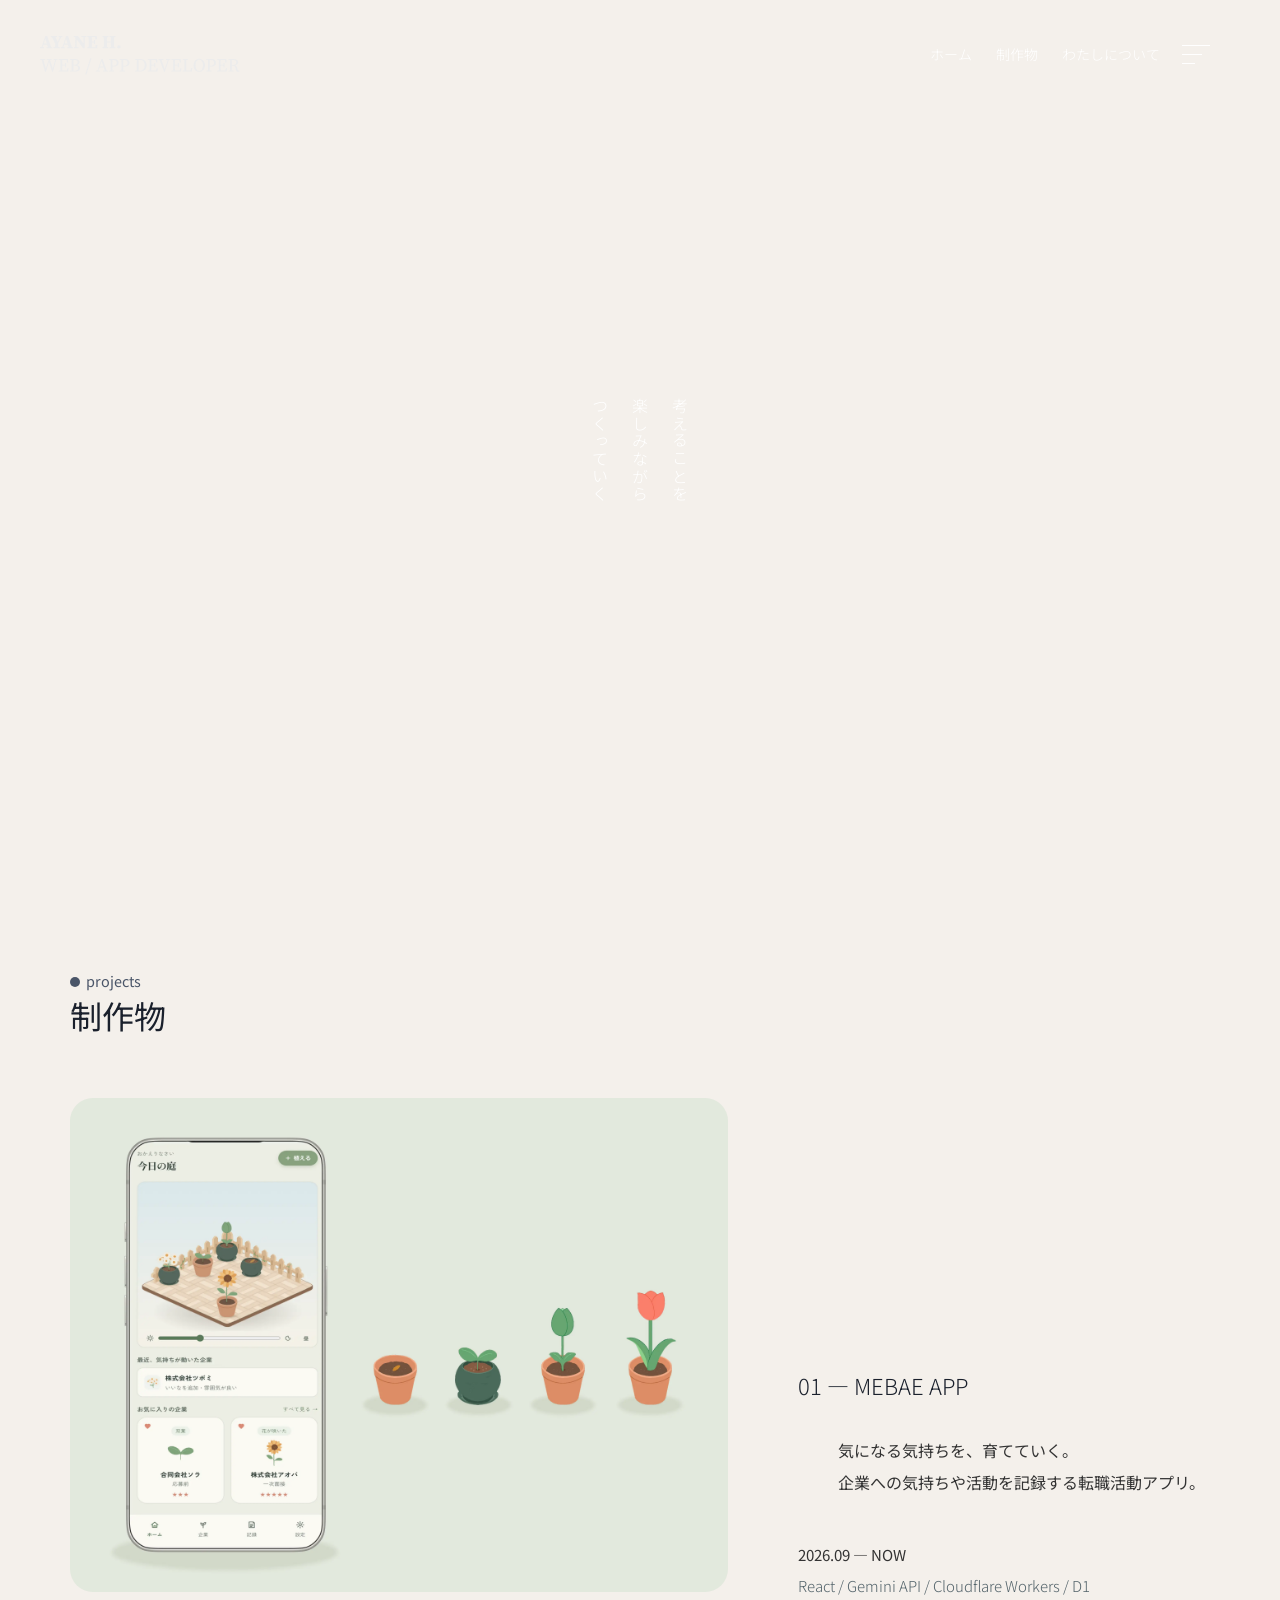
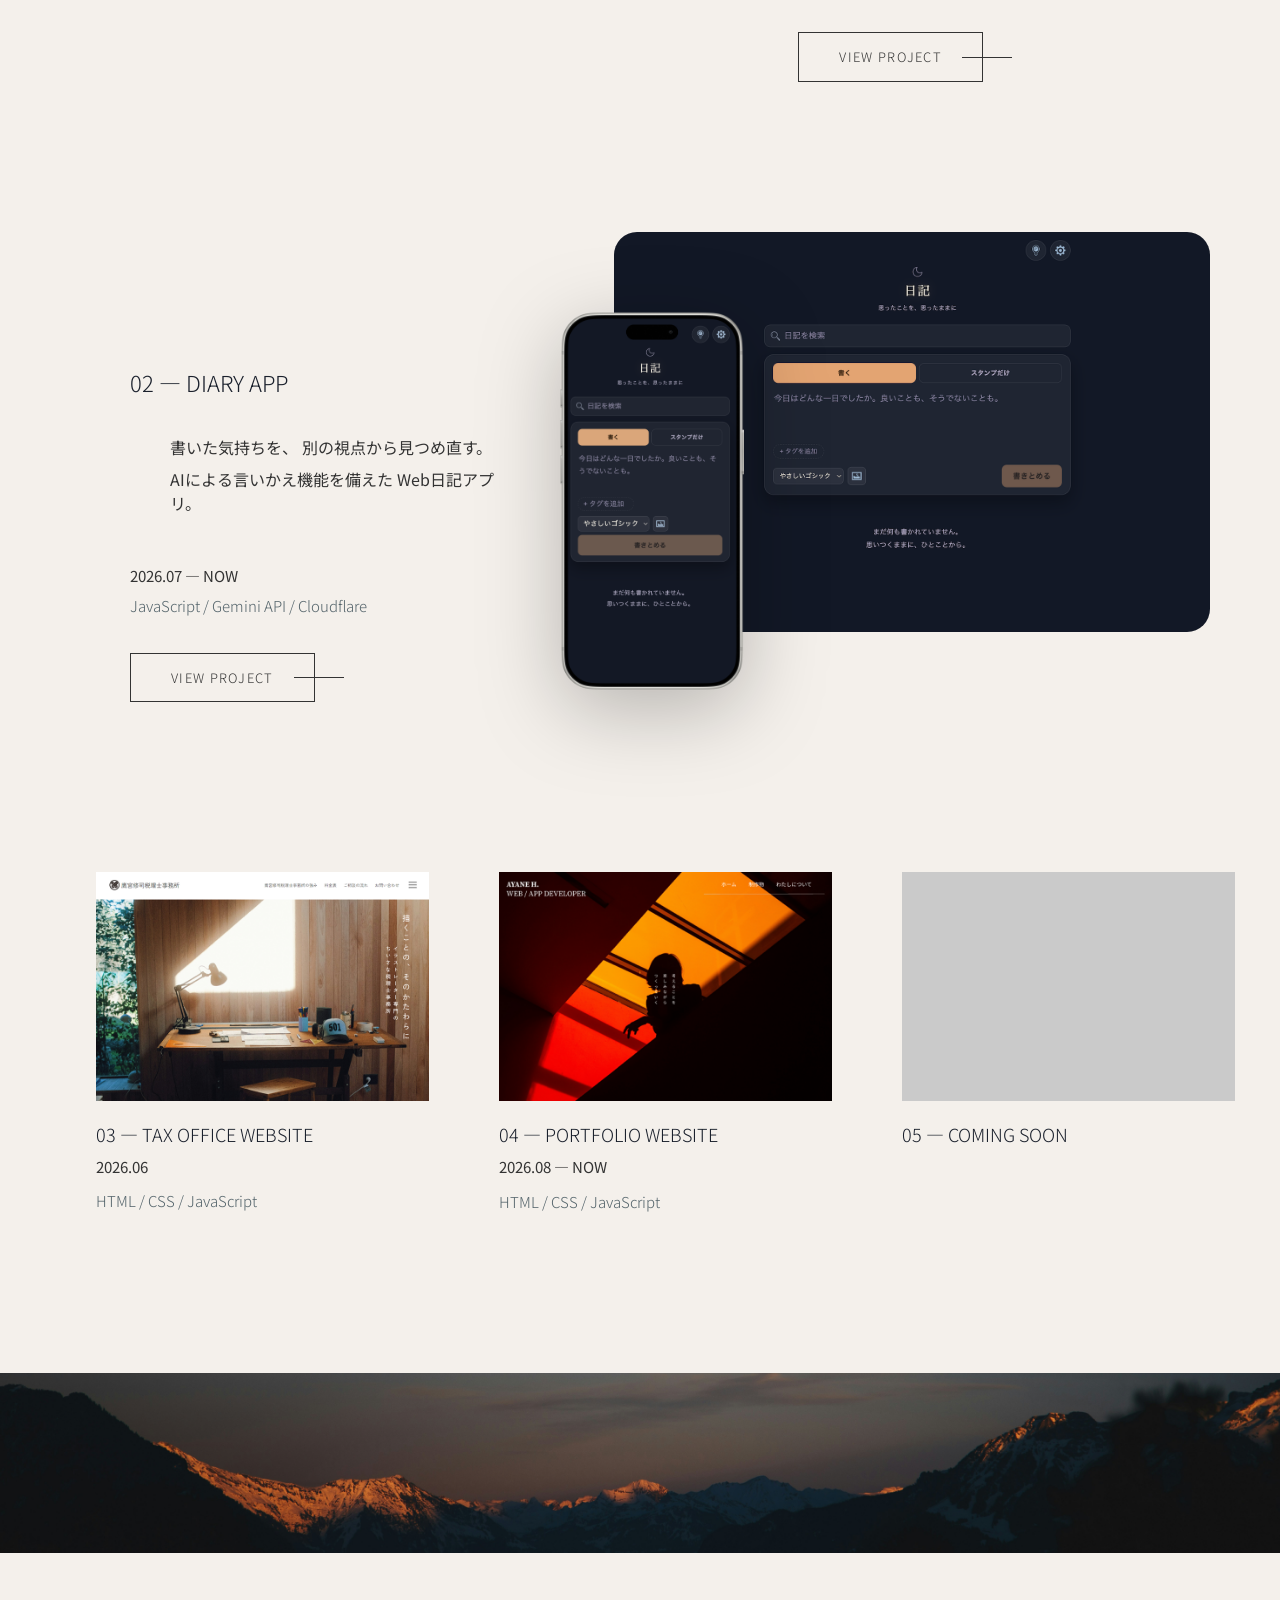
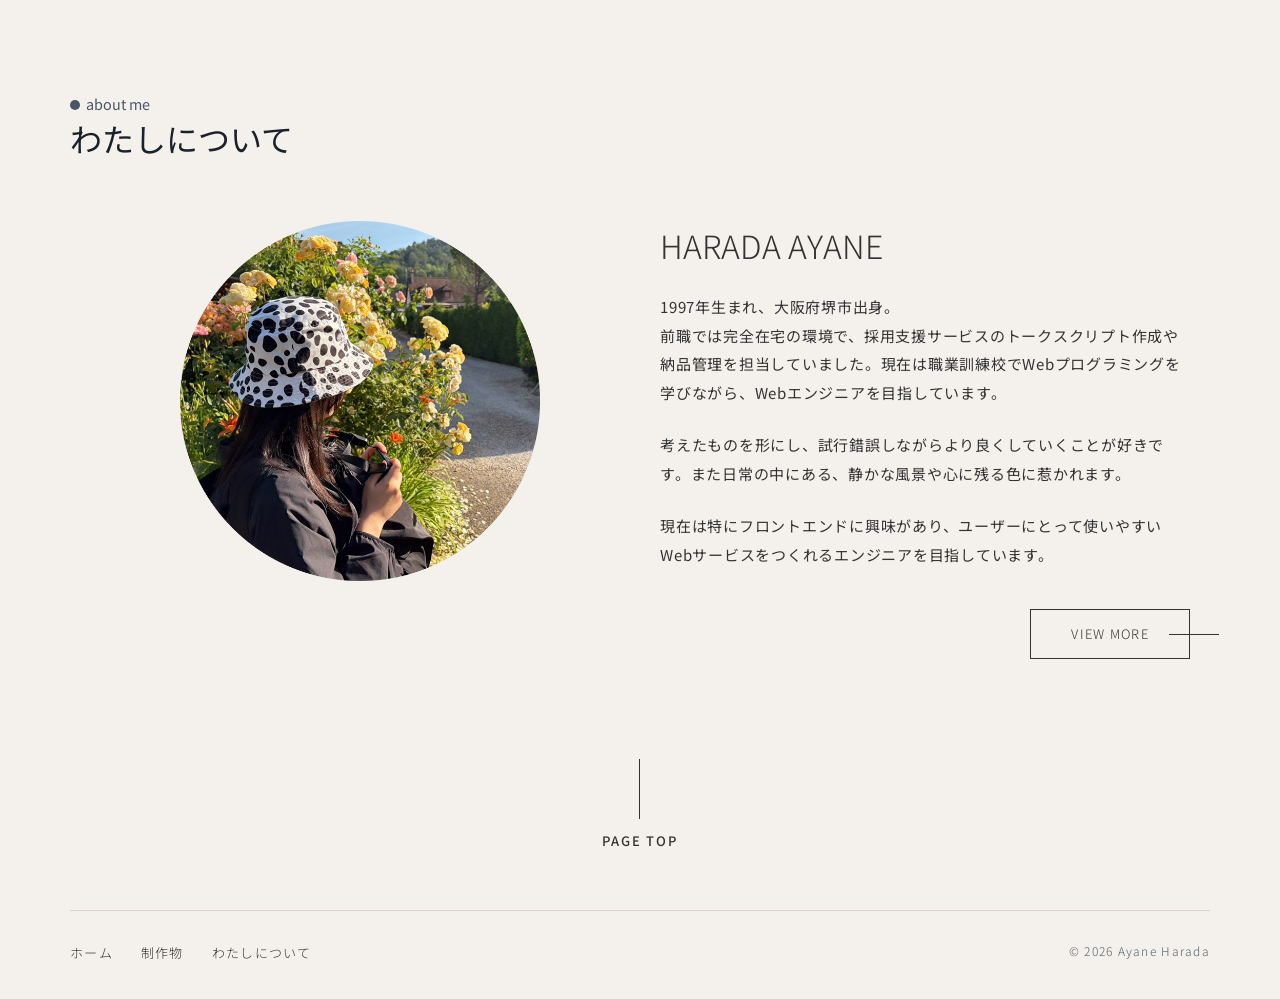
<file: index.html>
<!DOCTYPE html>
<html lang="ja">

<head>
    <meta charset="UTF-8">
    <meta name="viewport" content="width=device-width, initial-scale=1.0">
    <title>Ayane Harada Portfolio</title>
    <!-- タブに表示するアイコン -->
    <link rel="icon" href="img/favicon.png" type="image/png">
    <!-- iPhoneでホーム画面に追加したときのアイコン -->
    <link rel="apple-touch-icon" href="img/apple-touch-icon.png">
    <link rel="stylesheet" href="css/style.css">
    <link rel="stylesheet" href="css/responsive.css">
    <link rel="preconnect" href="https://fonts.googleapis.com">
    <link rel="preconnect" href="https://fonts.gstatic.com" crossorigin>
    <link href="https://fonts.googleapis.com/css2?family=Noto+Sans+JP:wght@100..900&display=swap" rel="stylesheet">
</head>

<body>

    <header id="header">
        <p id="home">
            <a href="index.html">
                <img src="img/APP DEVELOPER.svg" alt="サイトロゴ" width="200" height="50">
            </a>
        </p>

        <nav>
            <ul class="nav-list">
                <li><a href="#home">ホーム</a></li>
                <li><a href="#projects-page">制作物</a></li>
                <li><a href="about.html">わたしについて</a></li>
            </ul>
        </nav>

        <!-- ハンバーガーメニュー -->
        <button class="burger-btn" aria-label="メニューを開く" aria-expanded="false">
            <span></span>
            <span></span>
            <span></span>
        </button>

        <!-- メニュー展開パネル -->
        <div class="menu-panel">
            <nav class="menu-panel-nav">
                <ul>
                    <li>
                        <a href="#home">
                            <span class="menu-en">Home</span>
                            <span class="menu-ja">ホーム</span>
                        </a>
                    </li>
                    <li>
                        <a href="#projects-page">
                            <span class="menu-en">Projects</span>
                            <span class="menu-ja">制作物</span>
                        </a>
                    </li>
                    <li>
                        <a href="about.html">
                            <span class="menu-en">About me</span>
                            <span class="menu-ja">わたしについて</span>
                        </a>
                    </li>
                </ul>
            </nav>
        </div>
    </header>

    <main>
        <!-- ファーストビュー -->
        <section class="hero-section">
            <div class="slider-container">
                <!-- 初回演出用レイヤー（最前面で1回だけスライドインしてフェードアウト） -->
                <div class="image src1 slide-once"></div>

                <!-- ループ用レイヤー（最初から15秒周期でフェードループ） -->
                <div class="image src1 fade-loop"></div>
                <div class="image src2 fade-loop"></div>
                <div class="image src3 fade-loop"></div>
            </div>

            <div class="hero-text">
                <div class="text-column">考えることを</div>
                <div class="text-column">楽しみながら</div>
                <div class="text-column">つくっていく</div>
            </div>
        </section>

        <!-- 制作物 -->
        <section id="projects-page" class="projects-section">

            <h2 class="js-fadein">
                <span class="en">projects</span>
                <span class="ja">制作物</span>
            </h2>

            <!-- 制作物リスト -->
            <div class="projects-list">

                <!-- 作品01：めばえアプリ（画像（PC+スマホ）→ テキストの順） -->
                <article class="project-item project-item--featured project-item--01">
                    <a href="mebae.html" class="project-media js-fadein">
                        <img src="img/めばえアプリ.webp" alt="めばえアプリ画面" class="project-media__pc">
                    </a>

                    <div class="project-info js-fadein">
                        <h3 class="project-info__title">01 — MEBAE APP</h3>
                        <p class="project-info__text">気になる気持ちを、育てていく。</p>
                        <p class="project-info__text">企業への気持ちや活動を記録する<span class="keep">転職活動アプリ。</span></p>

                        <div class="project-meta">
                            <span class="project-meta__date">2026.09 — NOW</span>
                            <span class="project-meta__tech">React / Gemini API / Cloudflare Workers / D1</span>
                        </div>
                        <a class="project-button" href="mebae.html">VIEW PROJECT</a>
                    </div>
                </article>

                <!-- 作品02：日記アプリ（テキスト → 画像の順。スマホ画像はPC画像の左下に重ねる） -->
                <article class="project-item project-item--featured project-item--02">
                    <div class="project-info js-fadein">
                        <h3 class="project-info__title">02 — DIARY APP</h3>
                        <p class="project-info__text">書いた気持ちを、 別の視点から見つめ直す。</p>
                        <p class="project-info__text">AIによる言いかえ機能を備えた Web日記アプリ。</p>

                        <div class="project-meta">
                            <span class="project-meta__date">2026.07 — NOW</span>
                            <span class="project-meta__tech">JavaScript / Gemini API / Cloudflare</span>
                        </div>
                        <a class="project-button" href="diary.html">VIEW PROJECT</a>
                    </div>

                    <a href="diary.html" class="project-media js-fadein">
                        <img src="img/日記アプリSS.png" alt="日記アプリPC版画面" class="project-media__pc">
                        <img src="img/日記アプリスマホSS.png" alt="日記アプリスマホ版画面" class="project-media__sp">
                    </a>
                </article>

                <!-- サブ作品（03以降）：画像 → テキストを縦に並べ、横3列に配置 -->
                <div class="sub-projects">

                    <!-- 03 -->
                    <article class="project-item project-item--sub js-fadein">
                        <a href="tax-office.html" class="project-media">
                            <img src="img/projects3.png" alt="作品03画面" class="project-media__image">
                        </a>
                        <h3 class="project-info__title">03 — TAX OFFICE WEBSITE</h3>
                        <div class="project-meta">
                            <span class="project-meta__date">2026.06</span>
                            <span class="project-meta__tech">HTML / CSS / JavaScript</span>
                        </div>
                    </article>

                    <!-- 04 -->
                    <article class="project-item project-item--sub js-fadein">
                        <a href="portfolio.html" class="project-media">
                            <img src="img/projects4.png" alt="作品04画面" class="project-media__image">
                        </a>
                        <h3 class="project-info__title">04 — PORTFOLIO WEBSITE</h3>
                        <div class="project-meta">
                            <span class="project-meta__date">2026.08 — NOW</span>
                            <span class="project-meta__tech">HTML / CSS / JavaScript</span>
                        </div>
                    </article>

                    <!-- 05 -->
                    <article class="project-item project-item--sub project-item--coming-soon js-fadein">
                        <a href="#" class="project-media">
                            <img src="img/projects5.png" alt="作品05画面" class="project-media__image">
                        </a>
                        <h3 class="project-info__title">05 — COMING SOON</h3>
                        <div class="project-meta">
                            <!-- <span class="project-meta__date">2026.08 — NOW</span> -->
                            <!-- <span class="project-meta__tech">HTML / CSS / JavaScript</span> -->
                        </div>
                    </article>
                </div>
            </div>
        </section>

        <!-- 区切り画像 -->
        <section class="section-divider">
            <img src="img/Night.png" alt="">
        </section>

        <!-- わたしについて -->
        <section id="aboutme-page" class="about-section">

            <h2 class="js-fadein">
                <span class="en">about me</span>
                <span class="ja">わたしについて</span>
            </h2>

            <div class="about-layout js-fadein">
                <div class="about-media">
                    <img src="img/AboutMe.png" alt="原田彩音">
                </div>

                <div class="about-content js-fadein">
                    <p class="about-name">HARADA AYANE</p>

                    <div class="about-block">
                        <p class="about-text">
                            1997年生まれ、大阪府堺市出身。
                        </p>
                        <p class="about-text">
                            前職では完全在宅の環境で、採用支援サービスのトークスクリプト作成や納品管理を担当していました。現在は職業訓練校でWebプログラミングを学びながら、Webエンジニアを目指しています。
                        </p>
                    </div>

                    <div class="about-block">
                        <p class="about-text">
                            考えたものを形にし、試行錯誤しながらより良くしていくことが好きです。また日常の中にある、静かな風景や心に残る色に惹かれます。
                        </p>
                    </div>

                    <div class="about-block">
                        <p class="about-text">
                            現在は特にフロントエンドに興味があり、ユーザーにとって使いやすいWebサービスをつくれるエンジニアを目指しています。
                        </p>
                    </div>

                    <a class="project-button" href="about.html">VIEW MORE</a>
                </div>
            </div>
        </section>

        <!-- TOPに戻る -->
        <a href="#" class="page-top js-fadein" aria-label="ページトップへ戻る">
            <span class="page-top__line"></span>
            <span class="page-top__text">PAGE TOP</span>
        </a>
    </main>

    <footer class="site-footer">
        <ul class="site-footer__links">
            <li><a href="#home">ホーム</a></li>
            <li><a href="#projects-page">制作物</a></li>
            <li><a href="about.html">わたしについて</a></li>
        </ul>
        <small class="site-footer__copy">© 2026 Ayane Harada</small>
    </footer>

    <script src="js/script.js"></script>
</body>

</html>
</file>
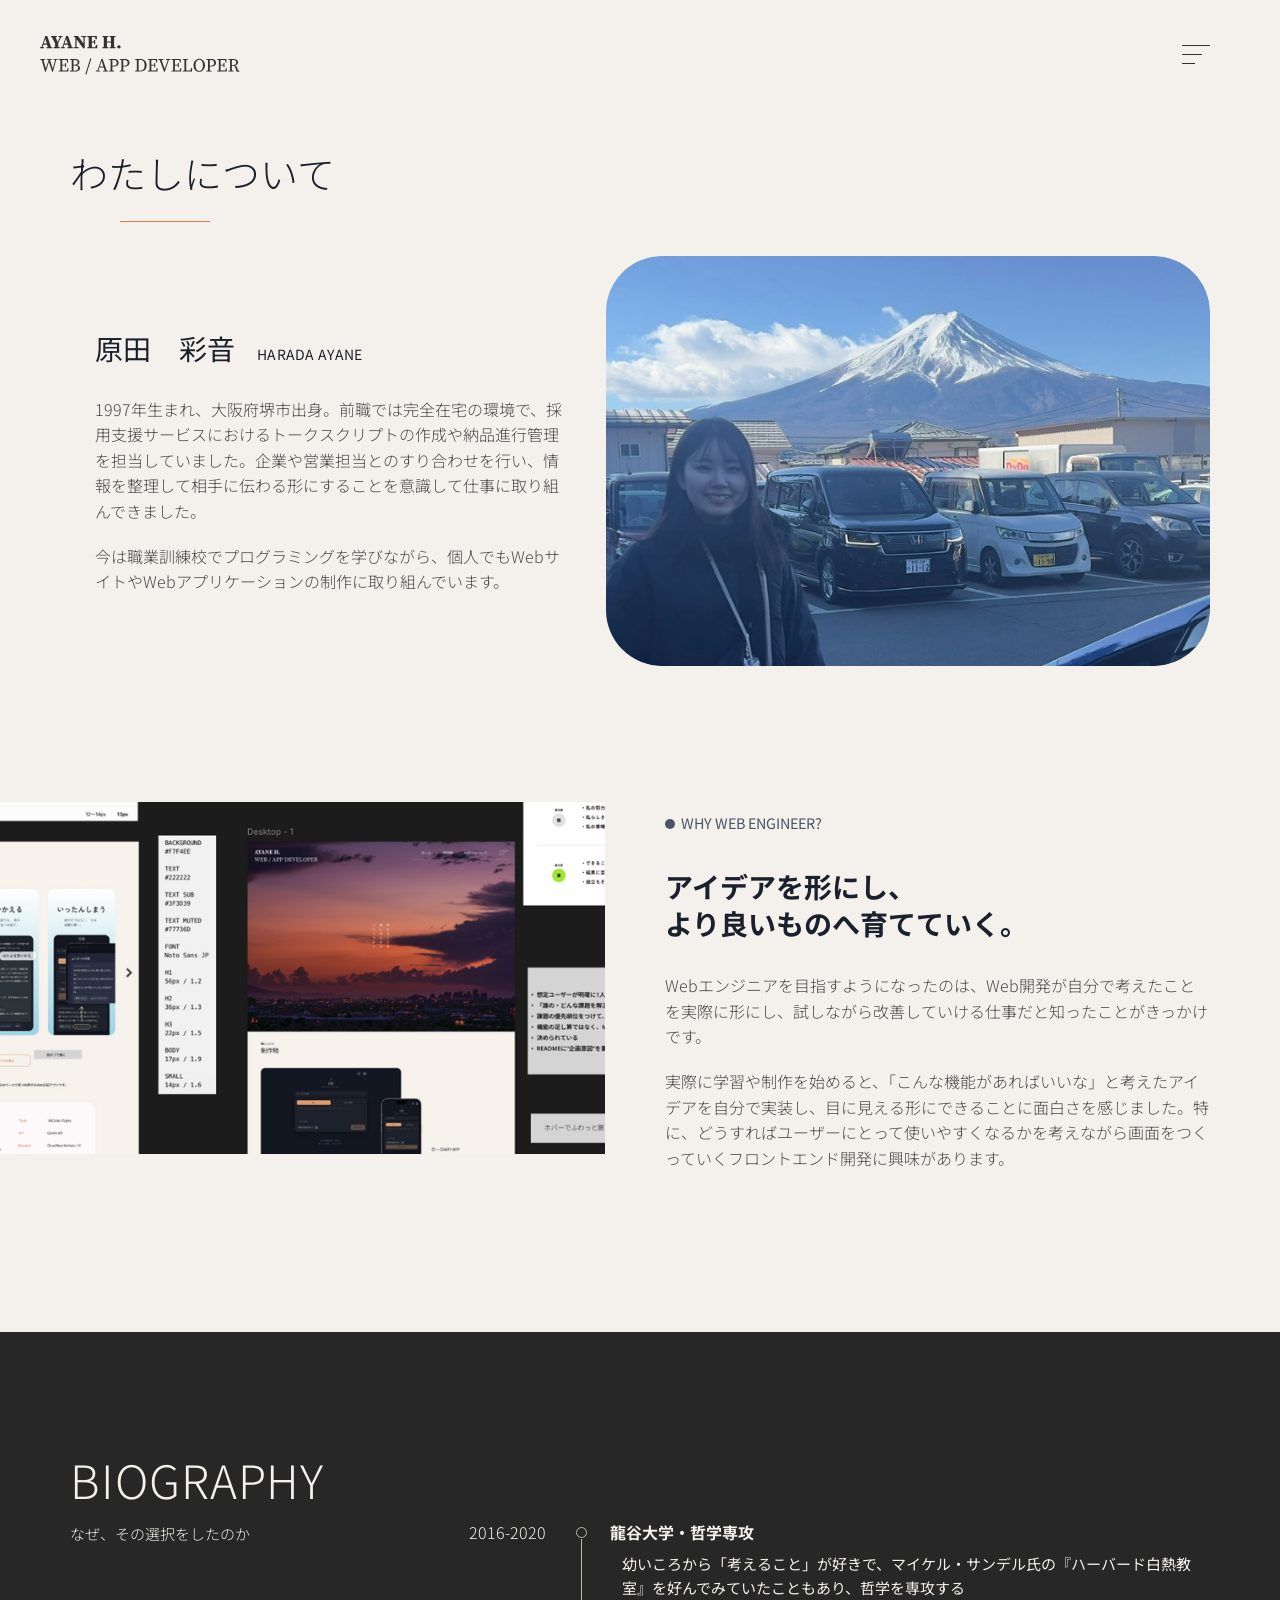
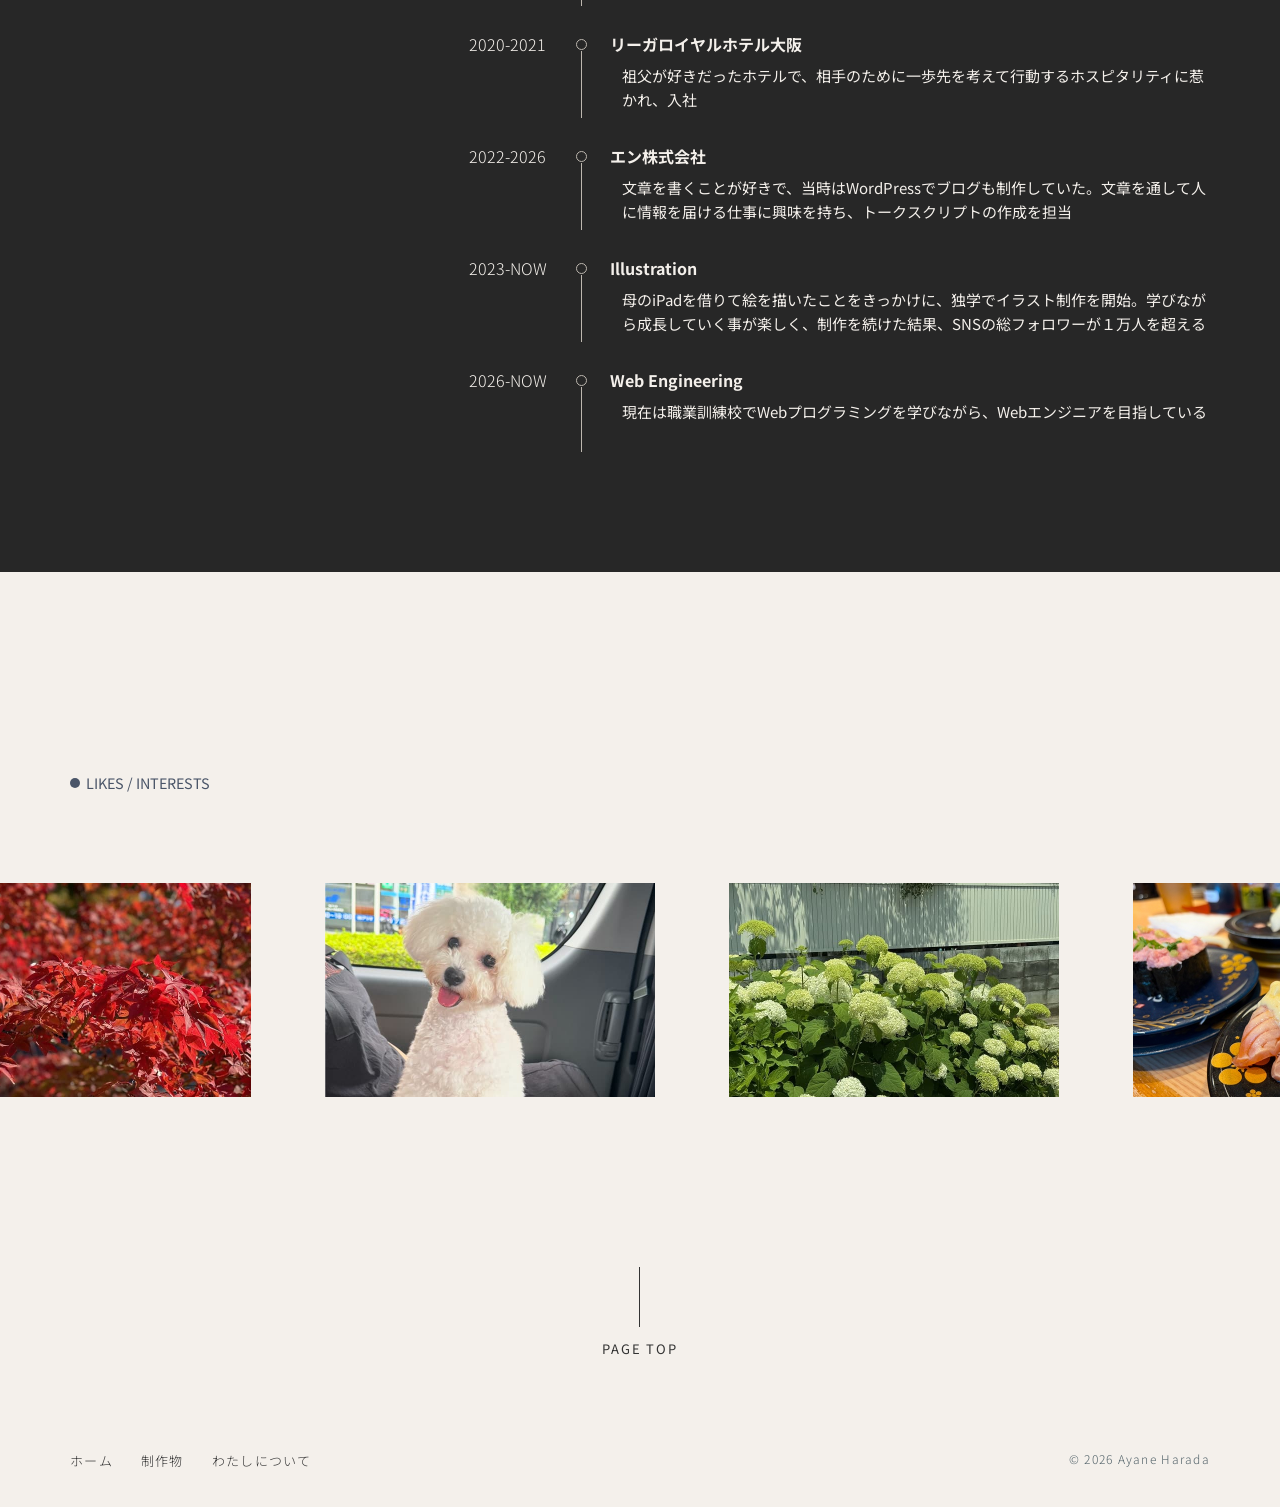
<file: about.html>
<!DOCTYPE html>
<html lang="ja">

<head>
    <meta charset="UTF-8">
    <meta name="viewport" content="width=device-width, initial-scale=1.0">
    <title>ABOUT ME | Ayane Harada Portfolio</title>
    <!-- タブに表示するアイコン -->
    <link rel="icon" href="img/favicon.png" type="image/png">
    <!-- iPhoneでホーム画面に追加したときのアイコン -->
    <link rel="apple-touch-icon" href="img/apple-touch-icon.png">
    <meta name="description" content="原田彩音の自己紹介ページです。Webエンジニアを目指す理由や、これまでの経歴、好きなものを紹介しています。">
    <link rel="stylesheet" href="css/style.css">
    <link rel="stylesheet" href="css/responsive.css">
    <link rel="stylesheet" href="css/project.css">
    <!-- わたしについてページ専用のCSS（?v= の番号は、修正するたびに1つ増やす） -->
    <link rel="stylesheet" href="css/about.css?v=6">
    <link rel="preconnect" href="https://fonts.googleapis.com">
    <link rel="preconnect" href="https://fonts.gstatic.com" crossorigin>
    <link href="https://fonts.googleapis.com/css2?family=Noto+Sans+JP:wght@100..900&display=swap" rel="stylesheet">
</head>

<body>

    <header id="header" class="is-scrolled">
        <p id="home">
            <a href="index.html">
                <img src="img/ポートフォリオロゴ(333).svg" alt="サイトロゴ" width="200" height="50">
            </a>
        </p>

        <nav>
            <ul class="nav-list">
                <li><a href="index.html">ホーム</a></li>
                <li><a href="index.html#projects-page">制作物</a></li>
                <li><a href="about.html">わたしについて</a></li>
            </ul>
        </nav>

        <!-- ハンバーガーメニュー -->
        <button class="burger-btn" aria-label="メニューを開く" aria-expanded="false">
            <span></span>
            <span></span>
            <span></span>
        </button>

        <!-- メニュー展開パネル -->
        <div class="menu-panel">
            <nav class="menu-panel-nav">
                <ul>
                    <li>
                        <a href="index.html">
                            <span class="menu-en">Home</span>
                            <span class="menu-ja">ホーム</span>
                        </a>
                    </li>
                    <li>
                        <a href="index.html#projects-page">
                            <span class="menu-en">Projects</span>
                            <span class="menu-ja">制作物</span>
                        </a>
                    </li>
                    <li>
                        <a href="about.html">
                            <span class="menu-en">About me</span>
                            <span class="menu-ja">わたしについて</span>
                        </a>
                    </li>
                </ul>
            </nav>
        </div>
    </header>

    <!-- detail-page：紹介ページと同じ余白・見出しの位置を使うためのクラス
         me-page：このページ専用の設定（about.css）を効かせるためのクラス -->
    <main class="detail-page me-page">

        <!-- 見出し（DIARY APP などと同じ .detail-title を使っているので、同じ位置に出ます） -->
        <h1 class="detail-title">わたしについて</h1>

        <!-- ==========================================
        自己紹介（左：テキスト ／ 右：写真）
        ========================================== -->
        <section class="me-intro js-fadein">
            <div class="me-intro__text">
                <p class="me-intro__name">
                    原田　彩音
                    <span class="me-intro__name-en" lang="en">HARADA AYANE</span>
                </p>

                <p class="me-text">
                    1997年生まれ、大阪府堺市出身。前職では完全在宅の環境で、採用支援サービスにおけるトークスクリプトの作成や納品進行管理を担当していました。企業や営業担当とのすり合わせを行い、情報を整理して相手に伝わる形にすることを意識して仕事に取り組んできました。
                </p>
                <p class="me-text">
                    今は職業訓練校でプログラミングを学びながら、個人でもWebサイトやWebアプリケーションの制作に取り組んでいます。
                </p>
            </div>

            <!-- 写真：img/about/profile.jpg を置くと表示されます -->
            <div class="me-intro__photo">
                <img src="img/about/profile.jpg" alt="原田彩音">
            </div>
        </section>

        <!-- ==========================================
        WHY WEB ENGINEER?（左：画面端までの写真 ／ 右：テキスト）
        ========================================== -->
        <section class="me-why js-fadein">
            <!-- 写真：img/about/why.jpg を置くと表示されます。飾りの写真なら alt は空のままでOK -->
            <div class="me-why__photo">
                <img src="img/about/why.jpg" alt="">
            </div>

            <div class="me-why__text">
                <!-- トップページの「● about me」と同じ仕組み（h2 の中に .en と .ja） -->
                <h2 class="me-why__heading">
                    <span class="en">WHY WEB ENGINEER?</span>
                    <span class="ja">アイデアを形にし、<br>より良いものへ育てていく。</span>
                </h2>

                <p class="me-text">
                    Webエンジニアを目指すようになったのは、Web開発が自分で考えたことを実際に形にし、試しながら改善していける仕事だと知ったことがきっかけです。
                </p>
                <p class="me-text">
                    実際に学習や制作を始めると、「こんな機能があればいいな」と考えたアイデアを自分で実装し、目に見える形にできることに面白さを感じました。特に、どうすればユーザーにとって使いやすくなるかを考えながら画面をつくっていくフロントエンド開発に興味があります。
                </p>
            </div>
        </section>

        <!-- ==========================================
        BIOGRAPHY（暗い背景の年表）
        ========================================== -->
        <section class="me-bio">
            <div class="me-bio__inner">

                <div class="me-bio__head js-fadein">
                    <h2 class="me-bio__title" lang="en">BIOGRAPHY</h2>
                    <p class="me-bio__sub">なぜ、その選択をしたのか</p>
                </div>

                <!-- 年表：順番に意味があるので ol（順序つきリスト）を使用 -->
                <ol class="me-timeline js-fadein">
                    <li class="me-timeline__item">
                        <p class="me-timeline__year">2016-2020</p>
                        <div class="me-timeline__body">
                            <h3 class="me-timeline__title">龍谷大学・哲学専攻</h3>
                            <p class="me-timeline__desc">幼いころから「考えること」が好きで、マイケル・サンデル氏の『ハーバード白熱教室』を好んでみていたこともあり、哲学を専攻する
                            </p>
                        </div>
                    </li>

                    <li class="me-timeline__item">
                        <p class="me-timeline__year">2020-2021</p>
                        <div class="me-timeline__body">
                            <h3 class="me-timeline__title">リーガロイヤルホテル大阪</h3>
                            <p class="me-timeline__desc">祖父が好きだったホテルで、相手のために一歩先を考えて行動するホスピタリティに惹かれ、入社</p>
                        </div>
                    </li>

                    <li class="me-timeline__item">
                        <p class="me-timeline__year">2022-2026</p>
                        <div class="me-timeline__body">
                            <h3 class="me-timeline__title">エン株式会社</h3>
                            <p class="me-timeline__desc">
                                文章を書くことが好きで、当時はWordPressでブログも制作していた。文章を通して人に情報を届ける仕事に興味を持ち、トークスクリプトの作成を担当</p>
                        </div>
                    </li>

                    <li class="me-timeline__item">
                        <p class="me-timeline__year">2023-NOW</p>
                        <div class="me-timeline__body">
                            <h3 class="me-timeline__title" lang="en">Illustration</h3>
                            <p class="me-timeline__desc">
                                母のiPadを借りて絵を描いたことをきっかけに、独学でイラスト制作を開始。学びながら成長していく事が楽しく、制作を続けた結果、SNSの総フォロワーが１万人を超える</p>
                        </div>
                    </li>

                    <li class="me-timeline__item">
                        <p class="me-timeline__year">2026-NOW</p>
                        <div class="me-timeline__body">
                            <h3 class="me-timeline__title" lang="en">Web Engineering</h3>
                            <p class="me-timeline__desc">現在は職業訓練校でWebプログラミングを学びながら、Webエンジニアを目指している</p>
                        </div>
                    </li>
                </ol>

            </div>
        </section>

        <!-- ==========================================
        LIKES / INTERESTS（写真がゆっくり横に流れる）
        ========================================== -->
        <section class="me-likes">
            <h2 class="me-likes__heading js-fadein">
                <span class="en">LIKES / INTERESTS</span>
            </h2>

            <!-- 動く枠には js-fadein を付けない（iPhoneで写真が描かれなくなる原因になるため） -->
            <div class="me-likes__marquee">
                <div class="me-likes__track">

                    <!-- 写真はここにだけ書く（ループ用の複製は script.js が自動で作る）
                    alt には写真の内容を書いてください -->
                    <ul class="me-likes__group">
                        <li class="me-likes__item"><img src="img/about/like-01.jpg" alt="紅葉"></li>
                        <li class="me-likes__item"><img src="img/about/like-02.jpg" alt="ポポ"></li>
                        <li class="me-likes__item"><img src="img/about/like-03.jpg" alt="白い紫陽花"></li>
                        <li class="me-likes__item"><img src="img/about/like-04.jpg" alt="寿司"></li>
                        <li class="me-likes__item"><img src="img/about/like-05.jpg" alt="ミッキー"></li>
                        <li class="me-likes__item"><img src="img/about/like-06.jpg" alt="もな"></li>
                        <li class="me-likes__item"><img src="img/about/like-07.jpg" alt="大阪の夜景"></li>
                    </ul>

                </div>
            </div>
        </section>

        <!-- TOPに戻る -->
        <a href="#" class="page-top js-fadein" aria-label="ページトップへ戻る">
            <span class="page-top__line"></span>
            <span class="page-top__text">PAGE TOP</span>
        </a>
    </main>

    <footer class="site-footer">
        <ul class="site-footer__links">
            <li><a href="index.html">ホーム</a></li>
            <li><a href="index.html#projects-page">制作物</a></li>
            <li><a href="about.html">わたしについて</a></li>
        </ul>
        <small class="site-footer__copy">© 2026 Ayane Harada</small>
    </footer>

    <!-- ?v= の番号は、script.js を修正するたびに1つ増やす -->
    <script src="js/script.js?v=3"></script>
</body>

</html>
</file>
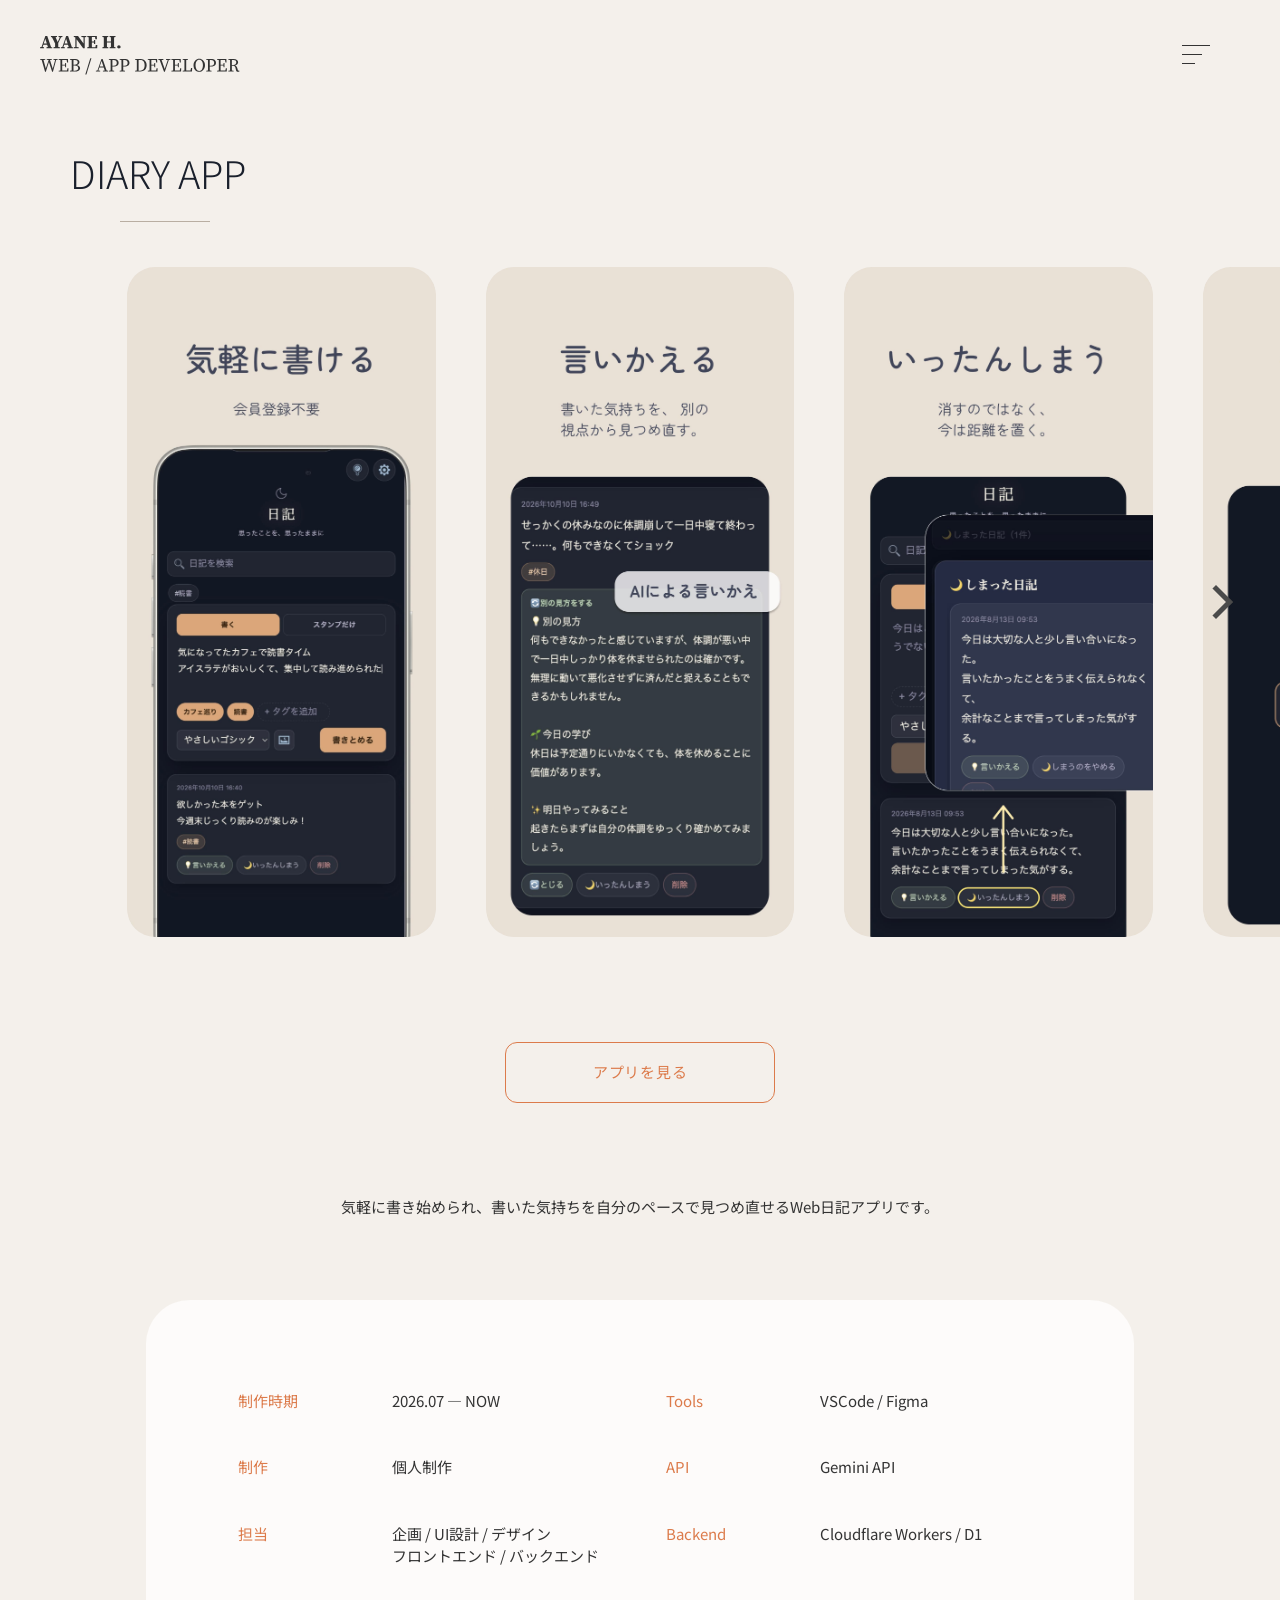
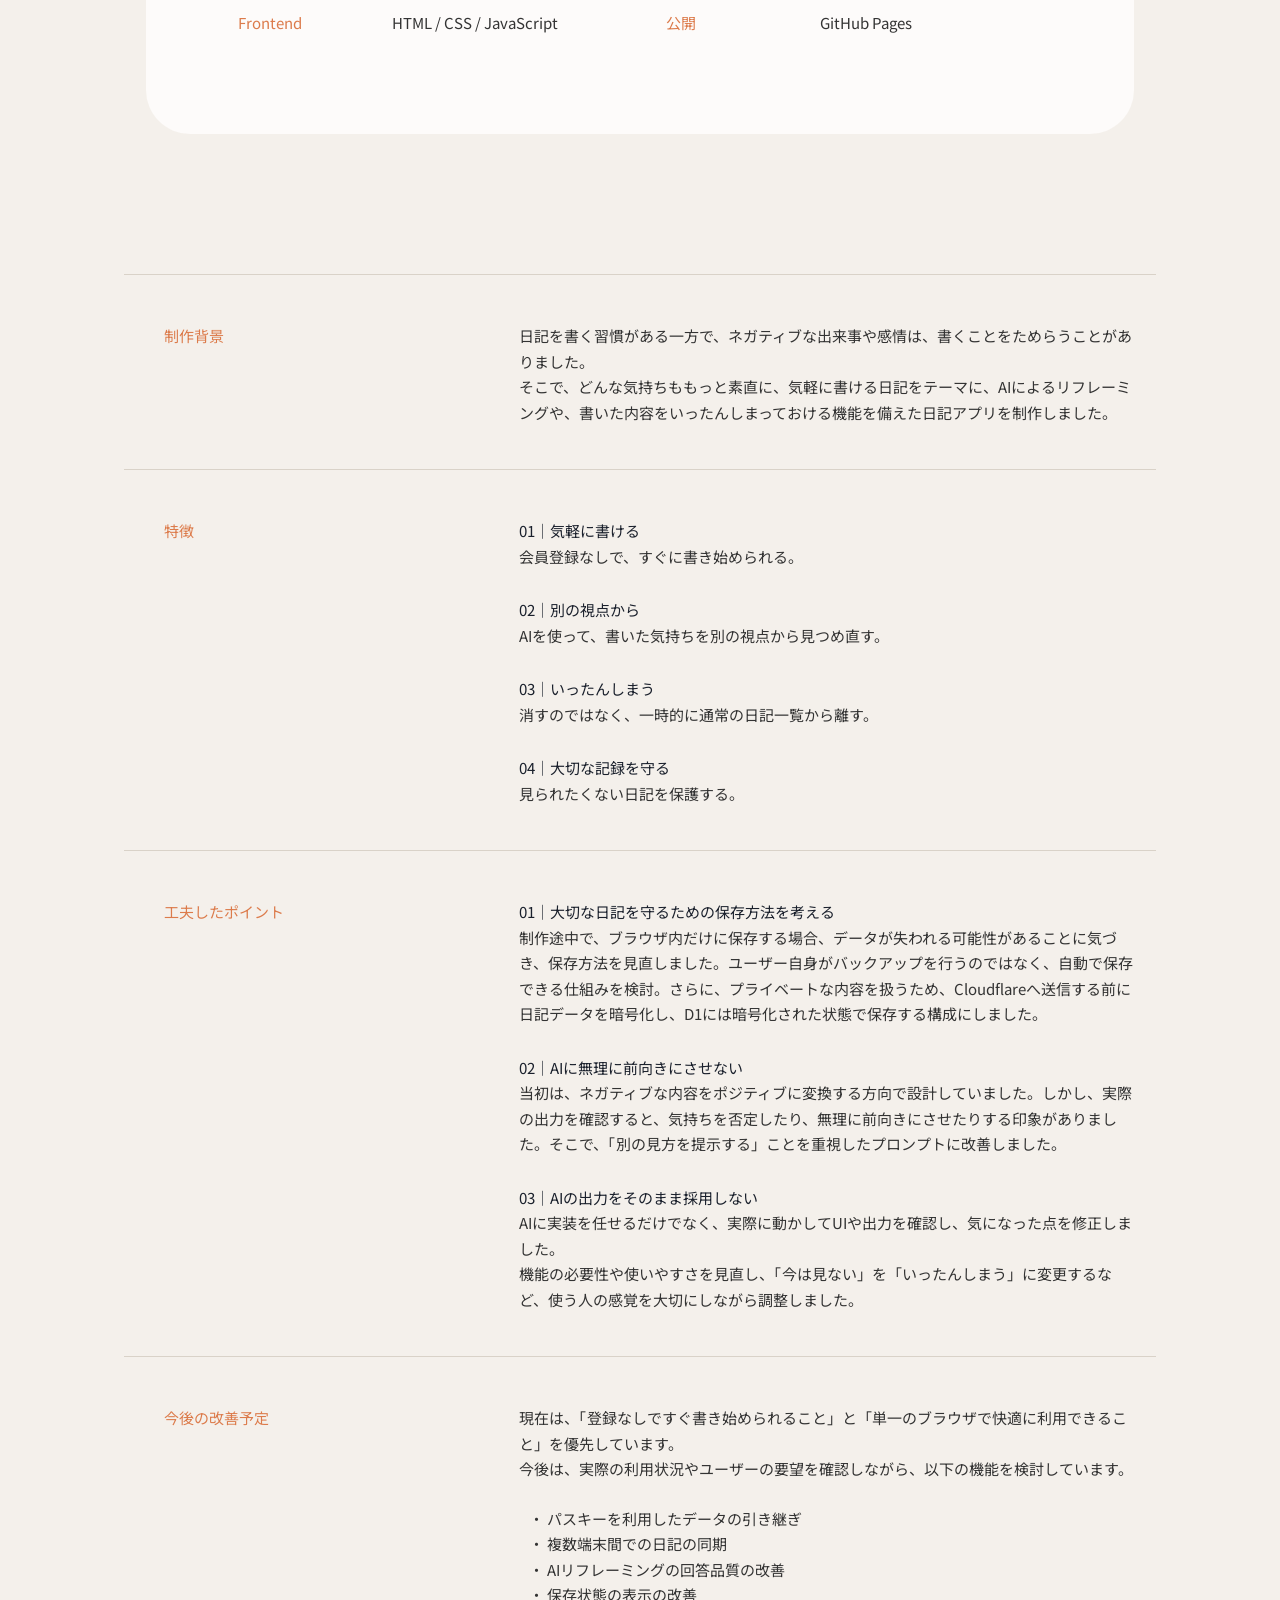
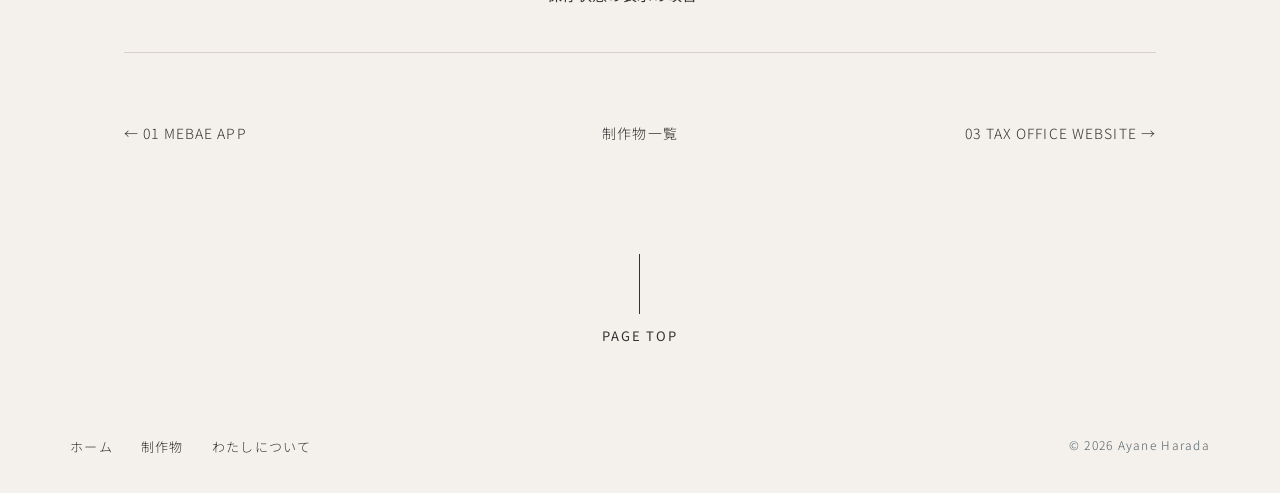
<file: diary.html>
<!DOCTYPE html>
<html lang="ja">

<head>
    <meta charset="UTF-8">
    <meta name="viewport" content="width=device-width, initial-scale=1.0">
    <title>DIARY APP | Ayane Harada Portfolio</title>
    <!-- タブに表示するアイコン -->
    <link rel="icon" href="img/favicon.png" type="image/png">
    <!-- iPhoneでホーム画面に追加したときのアイコン -->
    <link rel="apple-touch-icon" href="img/apple-touch-icon.png">
    <meta name="description" content="気軽に書き始められ、書いた気持ちを自分のペースで見つめ直せるWeb日記アプリの紹介ページです。">
    <link rel="stylesheet" href="css/style.css">
    <link rel="stylesheet" href="css/responsive.css">
    <link rel="stylesheet" href="css/project.css">
    <link rel="preconnect" href="https://fonts.googleapis.com">
    <link rel="preconnect" href="https://fonts.gstatic.com" crossorigin>
    <link href="https://fonts.googleapis.com/css2?family=Noto+Sans+JP:wght@100..900&display=swap" rel="stylesheet">
</head>

<body>
    <header id="header" class="is-scrolled">
        <p id="home">
            <a href="index.html">
                <img src="img/ポートフォリオロゴ(333).svg" alt="サイトロゴ" width="200" height="50">
            </a>
        </p>

        <nav>
            <ul class="nav-list">
                <li><a href="index.html">ホーム</a></li>
                <li><a href="index.html#projects-page">制作物</a></li>
                <li><a href="about.html">わたしについて</a></li>
            </ul>
        </nav>

        <!-- ハンバーガーメニュー -->
        <button class="burger-btn" aria-label="メニューを開く" aria-expanded="false">
            <span></span>
            <span></span>
            <span></span>
        </button>

        <!-- メニュー展開パネル -->
        <div class="menu-panel">
            <nav class="menu-panel-nav">
                <ul>
                    <li>
                        <a href="#home">
                            <span class="menu-en">Home</span>
                            <span class="menu-ja">ホーム</span>
                        </a>
                    </li>
                    <li>
                        <a href="#projects-page">
                            <span class="menu-en">Projects</span>
                            <span class="menu-ja">制作物</span>
                        </a>
                    </li>
                    <li>
                        <a href="about.html">
                            <span class="menu-en">About me</span>
                            <span class="menu-ja">わたしについて</span>
                        </a>
                    </li>
                </ul>
            </nav>
        </div>
    </header>

    <main class="detail-page">

        <h1 class="detail-title">DIARY APP</h1>

        <!-- スクリーンショット（横スクロール） -->
        <div class="detail-gallery js-fadein">
            <ul class="detail-gallery__track">
                <li class="detail-gallery__item">
                    <img src="img/diary/01.jpg" alt="気軽に書ける。会員登録不要">
                </li>
                <li class="detail-gallery__item">
                    <img src="img/diary/02.jpg" alt="言いかえる。書いた気持ちを、別の視点から見つめ直す。">
                </li>
                <li class="detail-gallery__item">
                    <img src="img/diary/03.jpg" alt="いったんしまう。消すのではなく、今は距離を置く。">
                </li>
                <li class="detail-gallery__item">
                    <img src="img/diary/04.jpg" alt="鍵をかける。見られたくない日記を、PINで保護する。">
                </li>
            </ul>

            <button type="button" class="detail-gallery__arrow detail-gallery__arrow--prev" aria-label="前の画像へ"
                hidden></button>
            <button type="button" class="detail-gallery__arrow detail-gallery__arrow--next" aria-label="次の画像へ"></button>
        </div>

        <!-- アプリへのリンク＋ひとこと説明 -->
        <div class="detail-intro js-fadein">
            <a class="detail-button" href="https://my-secret-diary-2026.vercel.app" target="_blank"
                rel="noopener noreferrer">
                アプリを見る<span class="visually-hidden">（別タブで開きます）</span>
            </a>
            <p class="detail-lead">気軽に書き始められ、書いた気持ちを自分のペースで見つめ直せるWeb日記アプリです。</p>
        </div>

        <!-- 概要表 -->
        <dl class="detail-spec js-fadein">
            <div class="detail-spec__row">
                <dt>制作時期</dt>
                <dd>2026.07 — NOW</dd>
            </div>
            <div class="detail-spec__row">
                <dt>Tools</dt>
                <dd>VSCode / Figma</dd>
            </div>
            <div class="detail-spec__row">
                <dt>制作</dt>
                <dd>個人制作</dd>
            </div>
            <div class="detail-spec__row">
                <dt>API</dt>
                <dd>Gemini API</dd>
            </div>
            <div class="detail-spec__row">
                <dt>担当</dt>
                <dd>企画 / UI設計 / デザイン<br>フロントエンド / バックエンド</dd>
            </div>
            <div class="detail-spec__row">
                <dt>Backend</dt>
                <dd>Cloudflare Workers / D1</dd>
            </div>
            <div class="detail-spec__row">
                <dt>Frontend</dt>
                <dd>HTML / CSS / JavaScript</dd>
            </div>
            <div class="detail-spec__row">
                <dt>公開</dt>
                <dd>GitHub Pages</dd>
            </div>
        </dl>

        <!-- 本文 -->
        <div class="detail-body">

            <section class="detail-section js-fadein">
                <h2 class="detail-section__label">制作背景</h2>
                <div class="detail-section__content">
                    <p>日記を書く習慣がある一方で、ネガティブな出来事や感情は、書くことをためらうことがありました。</p>
                    <p>そこで、どんな気持ちももっと素直に、気軽に書ける日記をテーマに、AIによるリフレーミングや、書いた内容をいったんしまっておける機能を備えた日記アプリを制作しました。</p>
                </div>
            </section>

            <section class="detail-section js-fadein">
                <h2 class="detail-section__label">特徴</h2>
                <div class="detail-section__content">
                    <ul class="detail-points">
                        <li>
                            <h3>01｜気軽に書ける</h3>
                            <p>会員登録なしで、すぐに書き始められる。</p>
                        </li>
                        <li>
                            <h3>02｜別の視点から</h3>
                            <p>AIを使って、書いた気持ちを別の視点から見つめ直す。</p>
                        </li>
                        <li>
                            <h3>03｜いったんしまう</h3>
                            <p>消すのではなく、一時的に通常の日記一覧から離す。</p>
                        </li>
                        <li>
                            <h3>04｜大切な記録を守る</h3>
                            <p>見られたくない日記を保護する。</p>
                        </li>
                    </ul>
                </div>
            </section>

            <section class="detail-section js-fadein">
                <h2 class="detail-section__label">工夫したポイント</h2>
                <div class="detail-section__content">
                    <ul class="detail-points">
                        <li>
                            <h3>01｜大切な日記を守るための保存方法を考える</h3>
                            <p>制作途中で、ブラウザ内だけに保存する場合、データが失われる可能性があることに気づき、保存方法を見直しました。ユーザー自身がバックアップを行うのではなく、自動で保存できる仕組みを検討。さらに、プライベートな内容を扱うため、Cloudflareへ送信する前に日記データを暗号化し、D1には暗号化された状態で保存する構成にしました。
                            </p>
                        </li>
                        <li>
                            <h3>02｜AIに無理に前向きにさせない</h3>
                            <p>当初は、ネガティブな内容をポジティブに変換する方向で設計していました。しかし、実際の出力を確認すると、気持ちを否定したり、無理に前向きにさせたりする印象がありました。そこで、「別の見方を提示する」ことを重視したプロンプトに改善しました。
                            </p>
                        </li>
                        <li>
                            <h3>03｜AIの出力をそのまま採用しない</h3>
                            <p>AIに実装を任せるだけでなく、実際に動かしてUIや出力を確認し、気になった点を修正しました。</p>
                            <p>機能の必要性や使いやすさを見直し、「今は見ない」を「いったんしまう」に変更するなど、使う人の感覚を大切にしながら調整しました。</p>
                        </li>
                    </ul>
                </div>
            </section>

            <section class="detail-section js-fadein">
                <h2 class="detail-section__label">今後の改善予定</h2>
                <div class="detail-section__content">
                    <p>現在は、「登録なしですぐ書き始められること」と「単一のブラウザで快適に利用できること」を優先しています。</p>
                    <p>今後は、実際の利用状況やユーザーの要望を確認しながら、以下の機能を検討しています。</p>
                    <ul class="detail-list">
                        <li>パスキーを利用したデータの引き継ぎ</li>
                        <li>複数端末間での日記の同期</li>
                        <li>AIリフレーミングの回答品質の改善</li>
                        <li>保存状態の表示の改善</li>
                    </ul>
                </div>
            </section>

        </div>

        <!-- 前後の作品・一覧へのリンク -->
        <div class="detail-pager js-fadein">
            <a class="detail-pager__prev" href="mebae.html">← 01<span class="detail-pager__name"> MEBAE APP</span></a>
            <a class="detail-pager__all" href="index.html#projects-page">制作物一覧</a>
            <a class="detail-pager__next" href="tax-office.html">03<span class="detail-pager__name"> TAX OFFICE
                    WEBSITE</span> →</a>
        </div>

        <!-- TOPに戻る -->
        <a href="#" class="page-top js-fadein" aria-label="ページトップへ戻る">
            <span class="page-top__line"></span>
            <span class="page-top__text">PAGE TOP</span>
        </a>
    </main>

    <footer class="site-footer">
        <ul class="site-footer__links">
            <li><a href="index.html">ホーム</a></li>
            <li><a href="index.html#projects-page">制作物</a></li>
            <li><a href="about.html">わたしについて</a></li>
        </ul>
        <small class="site-footer__copy">© 2026 Ayane Harada</small>
    </footer>

    <script src="js/script.js"></script>
</body>

</html>
</file>
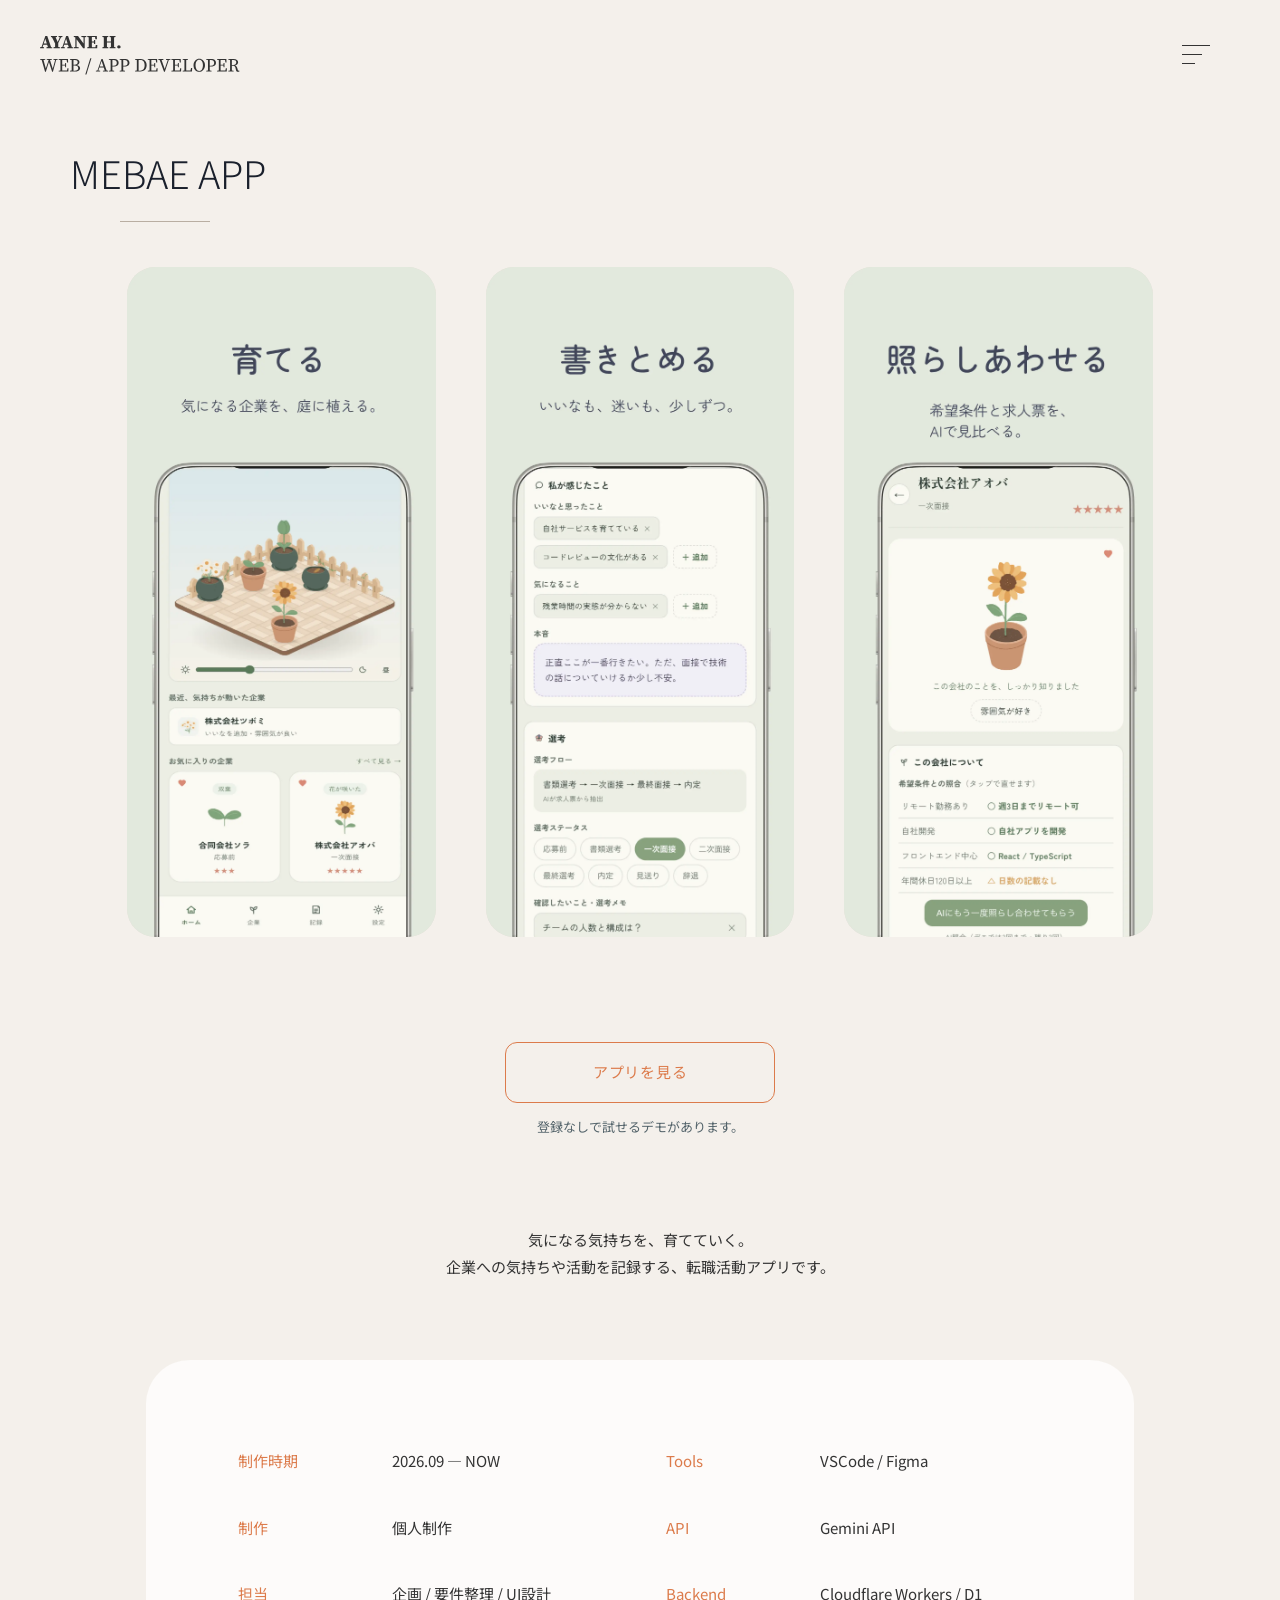
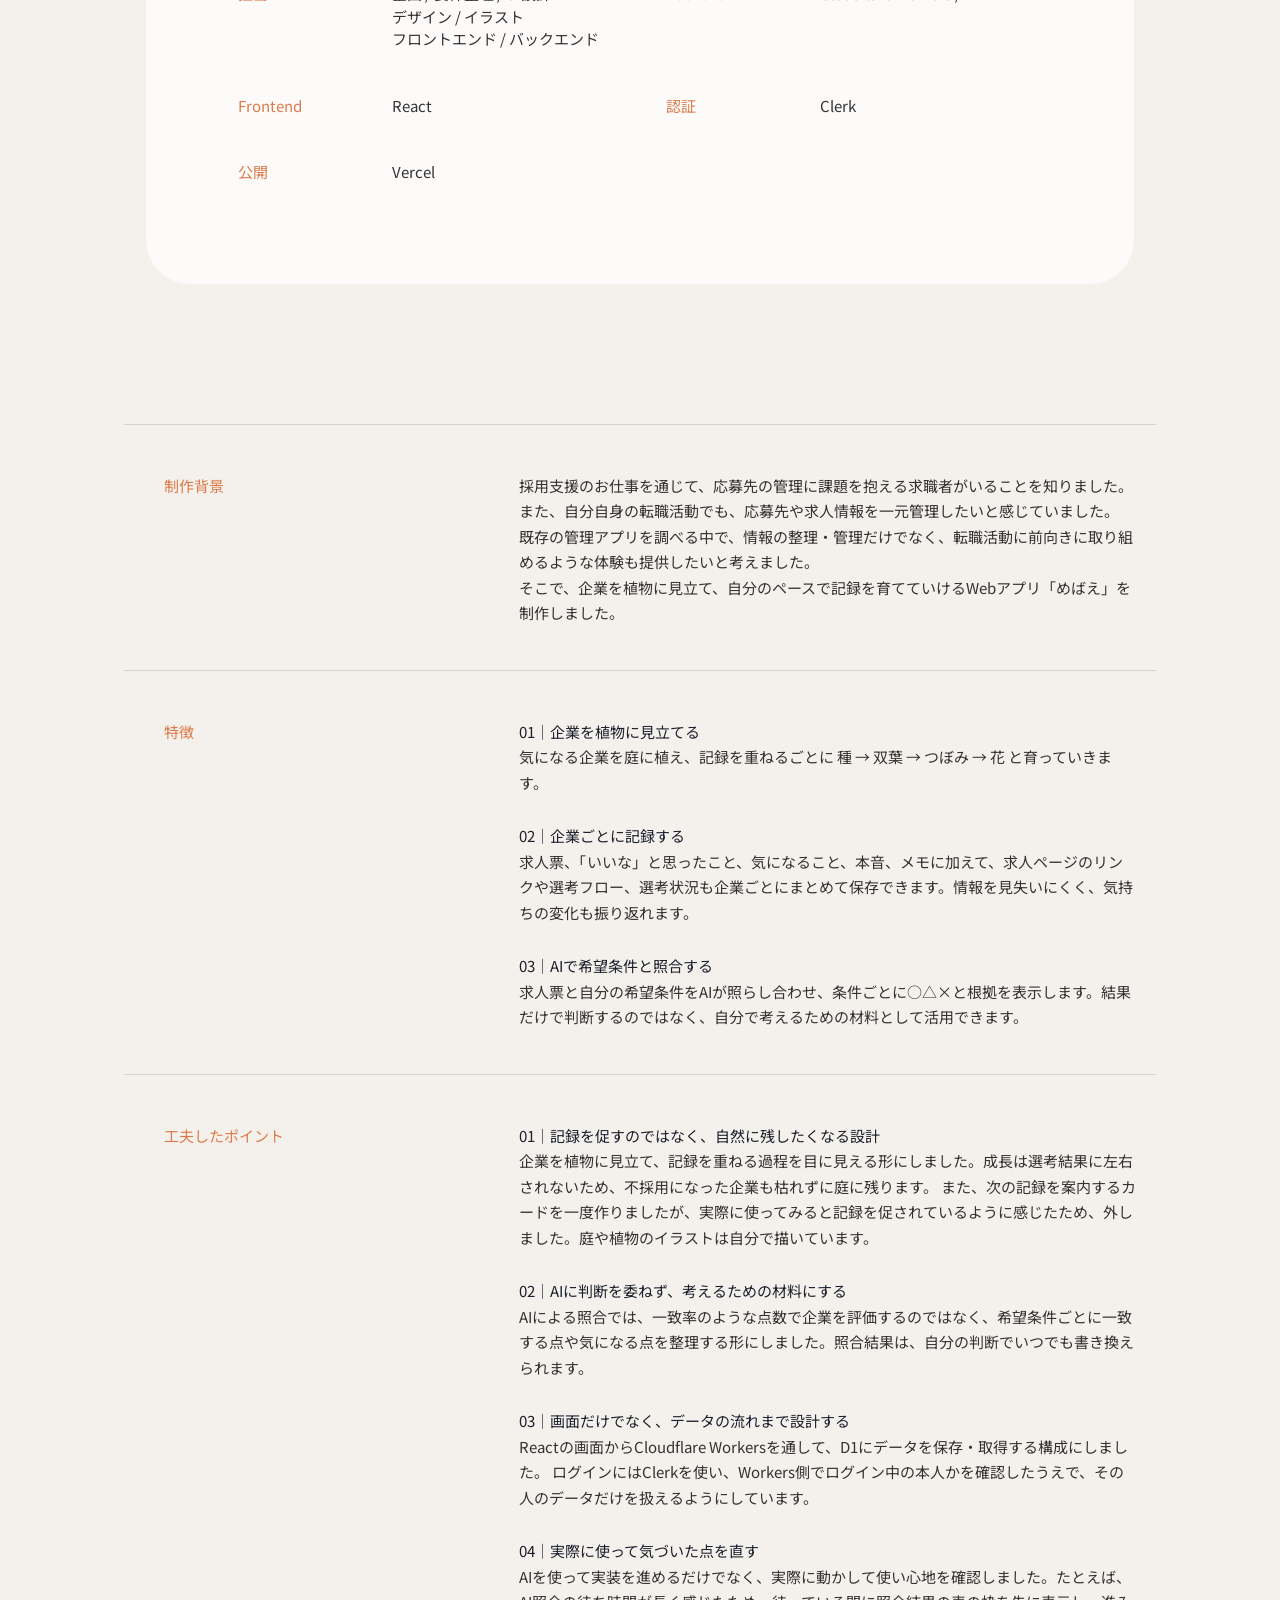
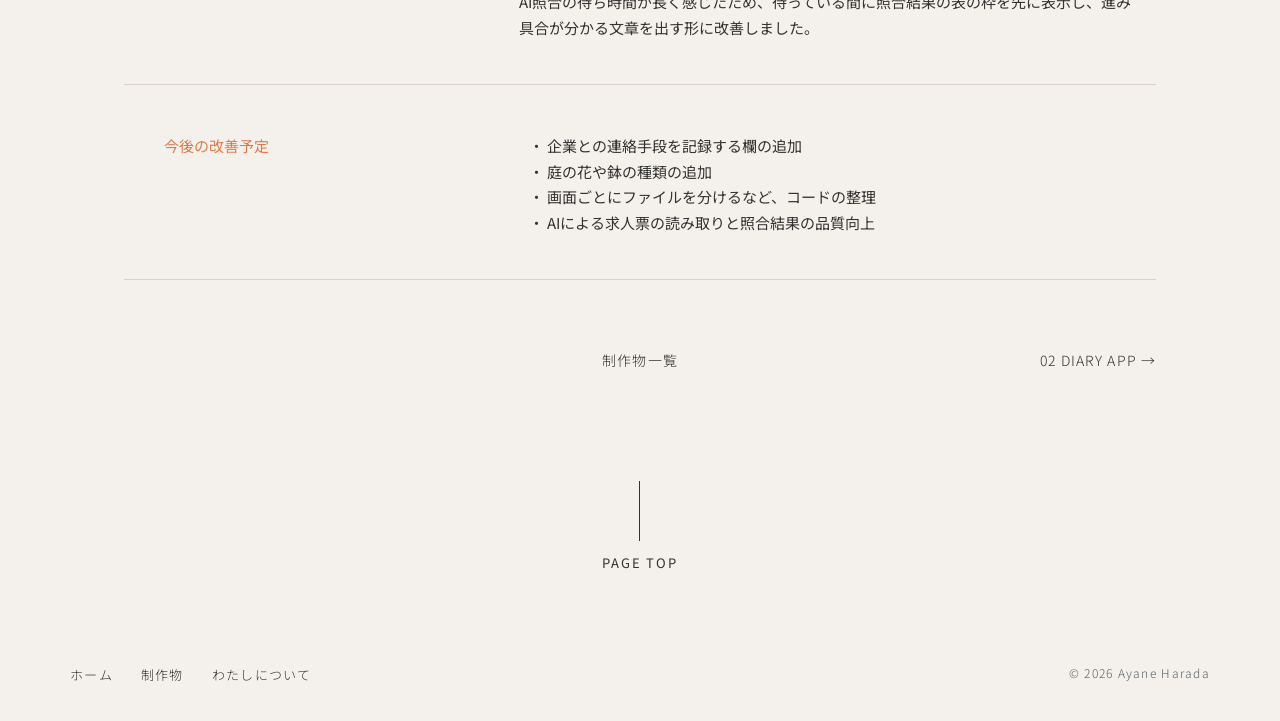
<file: mebae.html>
<!DOCTYPE html>
<html lang="ja">

<head>
    <meta charset="UTF-8">
    <meta name="viewport" content="width=device-width, initial-scale=1.0">
    <title>MEBAE APP | Ayane Harada Portfolio</title>
    <!-- タブに表示するアイコン -->
    <link rel="icon" href="img/favicon.png" type="image/png">
    <!-- iPhoneでホーム画面に追加したときのアイコン -->
    <link rel="apple-touch-icon" href="img/apple-touch-icon.png">
    <meta name="description" content="気になる企業を植物に見立て、企業への気持ちや活動を自分のペースで記録できる転職活動アプリ「めばえ」の紹介ページです。">
    <link rel="stylesheet" href="css/style.css">
    <link rel="stylesheet" href="css/responsive.css">
    <link rel="stylesheet" href="css/project.css">
    <link rel="preconnect" href="https://fonts.googleapis.com">
    <link rel="preconnect" href="https://fonts.gstatic.com" crossorigin>
    <link href="https://fonts.googleapis.com/css2?family=Noto+Sans+JP:wght@100..900&display=swap" rel="stylesheet">
</head>

<body>

    <header id="header" class="is-scrolled">
        <p id="home">
            <a href="index.html">
                <img src="img/ポートフォリオロゴ(333).svg" alt="サイトロゴ" width="200" height="50">
            </a>
        </p>

        <nav>
            <ul class="nav-list">
                <li><a href="index.html">ホーム</a></li>
                <li><a href="index.html#projects-page">制作物</a></li>
                <li><a href="about.html">わたしについて</a></li>
            </ul>
        </nav>

        <!-- ハンバーガーメニュー -->
        <button class="burger-btn" aria-label="メニューを開く" aria-expanded="false">
            <span></span>
            <span></span>
            <span></span>
        </button>

        <!-- メニュー展開パネル -->
        <div class="menu-panel">
            <nav class="menu-panel-nav">
                <ul>
                    <li>
                        <a href="index.html">
                            <span class="menu-en">Home</span>
                            <span class="menu-ja">ホーム</span>
                        </a>
                    </li>
                    <li>
                        <a href="index.html#projects-page">
                            <span class="menu-en">Projects</span>
                            <span class="menu-ja">制作物</span>
                        </a>
                    </li>
                    <li>
                        <a href="about.html">
                            <span class="menu-en">About me</span>
                            <span class="menu-ja">わたしについて</span>
                        </a>
                    </li>
                </ul>
            </nav>
        </div>
    </header>

    <main class="detail-page">

        <h1 class="detail-title">MEBAE APP</h1>

        <!-- スクリーンショット（横スクロール）
             画像は img/mebae/ フォルダに 01.webp 〜 03.webp の名前で入れてください。
             PCでは3枚がちょうど収まるので、矢印は自動で隠れます -->
        <div class="detail-gallery js-fadein">
            <ul class="detail-gallery__track">
                <li class="detail-gallery__item">
                    <img src="img/mebae/01.webp" alt="育てる。気になる企業を、庭に植える。">
                </li>
                <li class="detail-gallery__item">
                    <img src="img/mebae/02.webp" alt="書きとめる。いいなも、迷いも、少しずつ。">
                </li>
                <li class="detail-gallery__item">
                    <img src="img/mebae/03.webp" alt="照らしあわせる。希望条件と求人票を、AIで見比べる。">
                </li>
            </ul>

            <!-- 矢印ボタン（script.js が使うので、3枚でも消さずに残しておく） -->
            <button type="button" class="detail-gallery__arrow detail-gallery__arrow--prev" aria-label="前の画像へ"
                hidden></button>
            <button type="button" class="detail-gallery__arrow detail-gallery__arrow--next" aria-label="次の画像へ"></button>
        </div>

        <!-- アプリへのリンク＋ひとこと説明 -->
        <div class="detail-intro js-fadein">
            <a class="detail-button" href="https://mebae-app.vercel.app" target="_blank" rel="noopener noreferrer">
                アプリを見る<span class="visually-hidden">（別タブで開きます）</span>
            </a>
            <!-- ボタンのすぐ下に出す補足 -->
            <p class="detail-note">登録なしで試せるデモがあります。</p>

            <p class="detail-lead">気になる気持ちを、育てていく。<br>企業への気持ちや活動を記録する、転職活動アプリです。</p>
        </div>

        <!-- 概要表
             PCでは2列（左｜右）で、上から順に左右へ並びます。
             スマホでは1列になり、project.css の order で
             制作時期 → 制作 → 担当 → Tools → Frontend → Backend → API → 認証 → 公開 の順に並び替わります -->
        <dl class="detail-spec js-fadein">
            <div class="detail-spec__row">
                <dt>制作時期</dt>
                <dd>2026.09 — NOW</dd>
            </div>
            <div class="detail-spec__row">
                <dt>Tools</dt>
                <dd>VSCode / Figma</dd>
            </div>
            <div class="detail-spec__row">
                <dt>制作</dt>
                <dd>個人制作</dd>
            </div>
            <div class="detail-spec__row">
                <dt>API</dt>
                <dd>Gemini API</dd>
            </div>
            <div class="detail-spec__row">
                <dt>担当</dt>
                <dd>企画 / 要件整理 / UI設計<br>デザイン / イラスト<br>フロントエンド / バックエンド</dd>
            </div>
            <div class="detail-spec__row">
                <dt>Backend</dt>
                <dd>Cloudflare Workers / D1</dd>
            </div>
            <div class="detail-spec__row">
                <dt>Frontend</dt>
                <dd>React</dd>
            </div>
            <div class="detail-spec__row">
                <dt>認証</dt>
                <dd>Clerk</dd>
            </div>
            <div class="detail-spec__row">
                <dt>公開</dt>
                <dd>Vercel</dd>
            </div>
        </dl>

        <!-- 本文 -->
        <div class="detail-body">

            <section class="detail-section js-fadein">
                <h2 class="detail-section__label">制作背景</h2>
                <div class="detail-section__content">
                    <p>採用支援のお仕事を通じて、応募先の管理に課題を抱える求職者がいることを知りました。また、自分自身の転職活動でも、応募先や求人情報を一元管理したいと感じていました。</p>
                    <p>既存の管理アプリを調べる中で、情報の整理・管理だけでなく、転職活動に前向きに取り組めるような体験も提供したいと考えました。</p>
                    <p>そこで、企業を植物に見立て、自分のペースで記録を育てていけるWebアプリ「めばえ」を制作しました。</p>
                </div>
            </section>

            <section class="detail-section js-fadein">
                <h2 class="detail-section__label">特徴</h2>
                <div class="detail-section__content">
                    <ul class="detail-points">
                        <li>
                            <h3>01｜企業を植物に見立てる</h3>
                            <p>気になる企業を庭に植え、記録を重ねるごとに 種 → 双葉 → つぼみ → 花 と育っていきます。</p>
                        </li>
                        <li>
                            <h3>02｜企業ごとに記録する</h3>
                            <p>求人票、「いいな」と思ったこと、気になること、本音、メモに加えて、求人ページのリンクや選考フロー、選考状況も企業ごとにまとめて保存できます。情報を見失いにくく、気持ちの変化も振り返れます。
                            </p>
                        </li>
                        <li>
                            <h3>03｜AIで希望条件と照合する</h3>
                            <p>求人票と自分の希望条件をAIが照らし合わせ、条件ごとに○△×と根拠を表示します。結果だけで判断するのではなく、自分で考えるための材料として活用できます。</p>
                        </li>
                    </ul>
                </div>
            </section>

            <section class="detail-section js-fadein">
                <h2 class="detail-section__label">工夫したポイント</h2>
                <div class="detail-section__content">
                    <ul class="detail-points">
                        <li>
                            <h3>01｜記録を促すのではなく、自然に残したくなる設計</h3>
                            <p>企業を植物に見立て、記録を重ねる過程を目に見える形にしました。成長は選考結果に左右されないため、不採用になった企業も枯れずに庭に残ります。
                                また、次の記録を案内するカードを一度作りましたが、実際に使ってみると記録を促されているように感じたため、外しました。庭や植物のイラストは自分で描いています。</p>
                        </li>
                        <li>
                            <h3>02｜AIに判断を委ねず、考えるための材料にする</h3>
                            <p>AIによる照合では、一致率のような点数で企業を評価するのではなく、希望条件ごとに一致する点や気になる点を整理する形にしました。照合結果は、自分の判断でいつでも書き換えられます。
                            </p>
                        </li>
                        <li>
                            <h3>03｜画面だけでなく、データの流れまで設計する</h3>
                            <p>Reactの画面からCloudflare Workersを通して、D1にデータを保存・取得する構成にしました。
                                ログインにはClerkを使い、Workers側でログイン中の本人かを確認したうえで、その人のデータだけを扱えるようにしています。</p>
                        </li>
                        <li>
                            <h3>04｜実際に使って気づいた点を直す</h3>
                            <p>AIを使って実装を進めるだけでなく、実際に動かして使い心地を確認しました。たとえば、AI照合の待ち時間が長く感じたため、待っている間に照合結果の表の枠を先に表示し、進み具合が分かる文章を出す形に改善しました。
                            </p>
                        </li>
                    </ul>
                </div>
            </section>

            <section class="detail-section js-fadein">
                <h2 class="detail-section__label">今後の改善予定</h2>
                <div class="detail-section__content">
                    <ul class="detail-list">
                        <li>企業との連絡手段を記録する欄の追加</li>
                        <li>庭の花や鉢の種類の追加</li>
                        <li>画面ごとにファイルを分けるなど、コードの整理</li>
                        <li>AIによる求人票の読み取りと照合結果の品質向上</li>
                    </ul>
                </div>
            </section>

        </div>

        <!-- 前後の作品・一覧へのリンク（01は最初の作品なので「前へ」はなし） -->
        <div class="detail-pager js-fadein">
            <a class="detail-pager__all" href="index.html#projects-page">制作物一覧</a>
            <a class="detail-pager__next" href="diary.html">02<span class="detail-pager__name"> DIARY APP</span> →</a>
        </div>

        <!-- TOPに戻る -->
        <a href="#" class="page-top js-fadein" aria-label="ページトップへ戻る">
            <span class="page-top__line"></span>
            <span class="page-top__text">PAGE TOP</span>
        </a>
    </main>

    <footer class="site-footer">
        <ul class="site-footer__links">
            <li><a href="index.html">ホーム</a></li>
            <li><a href="index.html#projects-page">制作物</a></li>
            <li><a href="about.html">わたしについて</a></li>
        </ul>
        <small class="site-footer__copy">© 2026 Ayane Harada</small>
    </footer>

    <script src="js/script.js"></script>
</body>

</html>
</file>
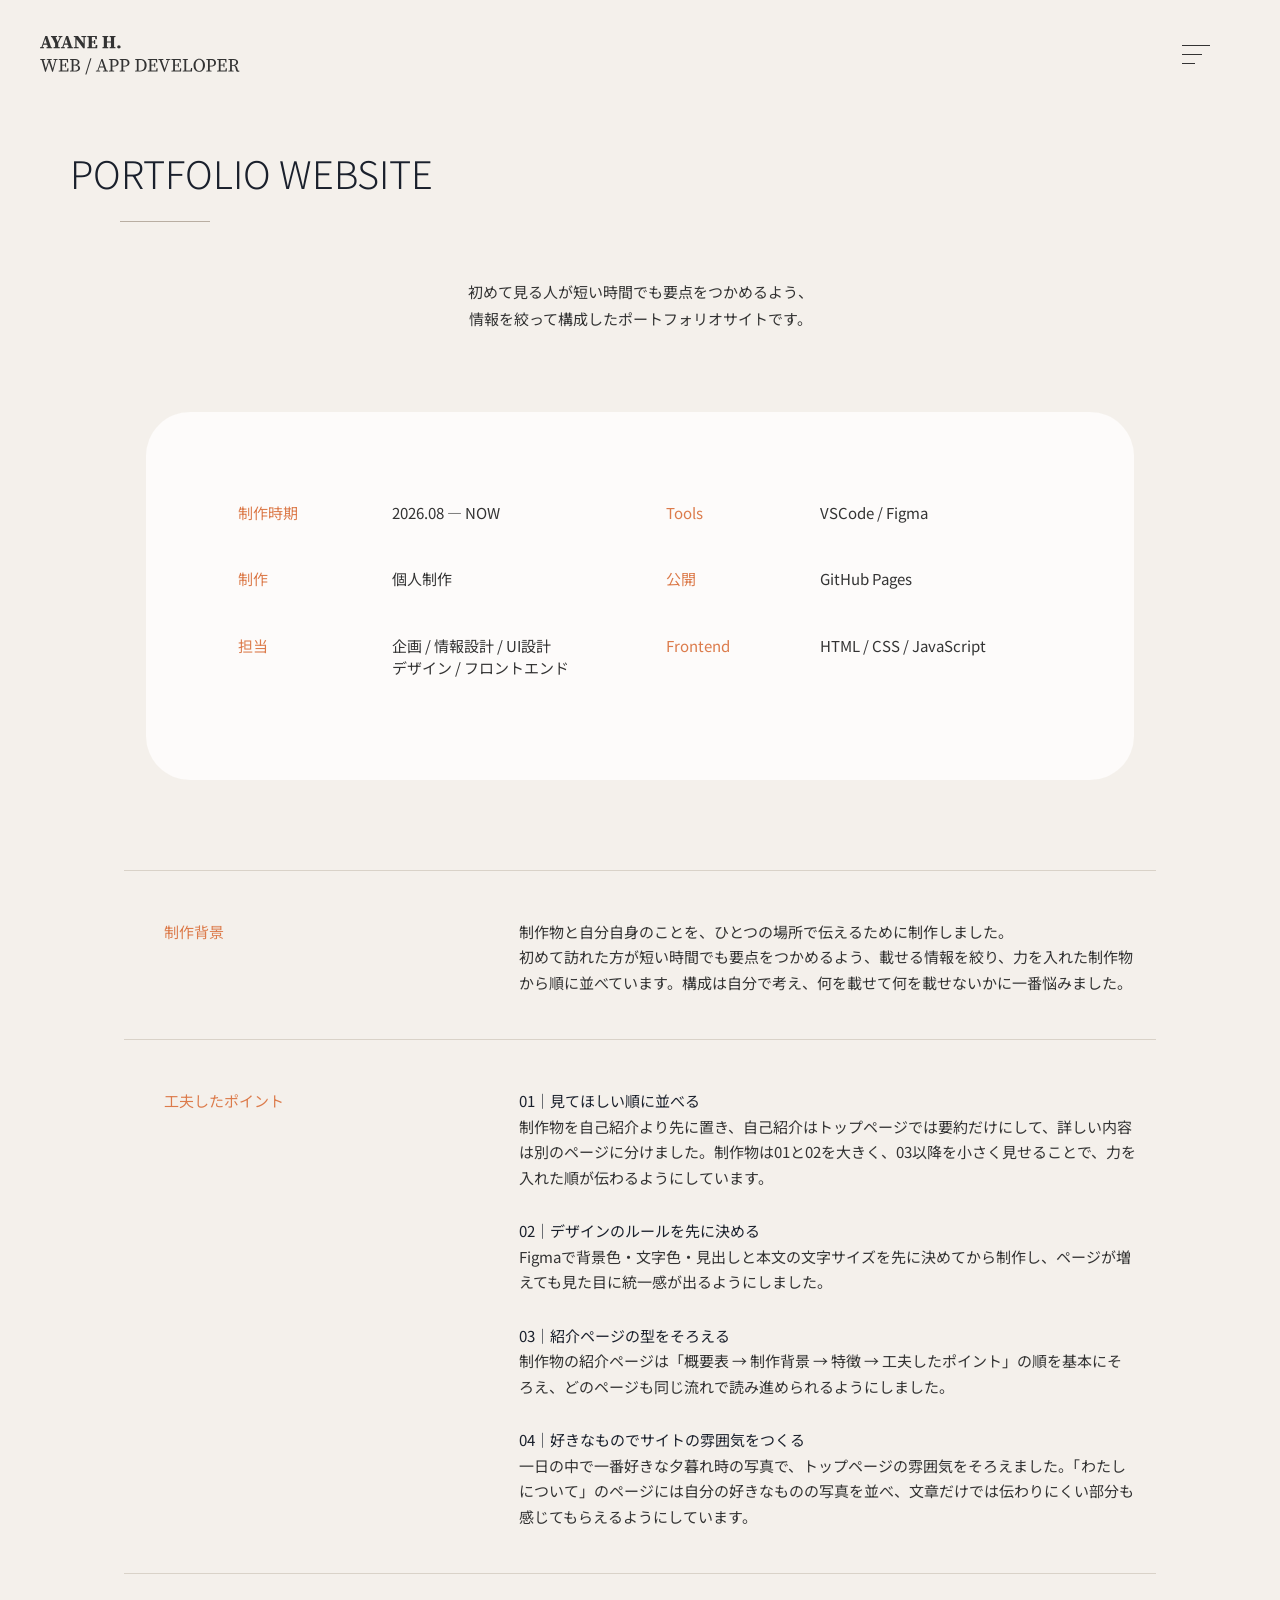
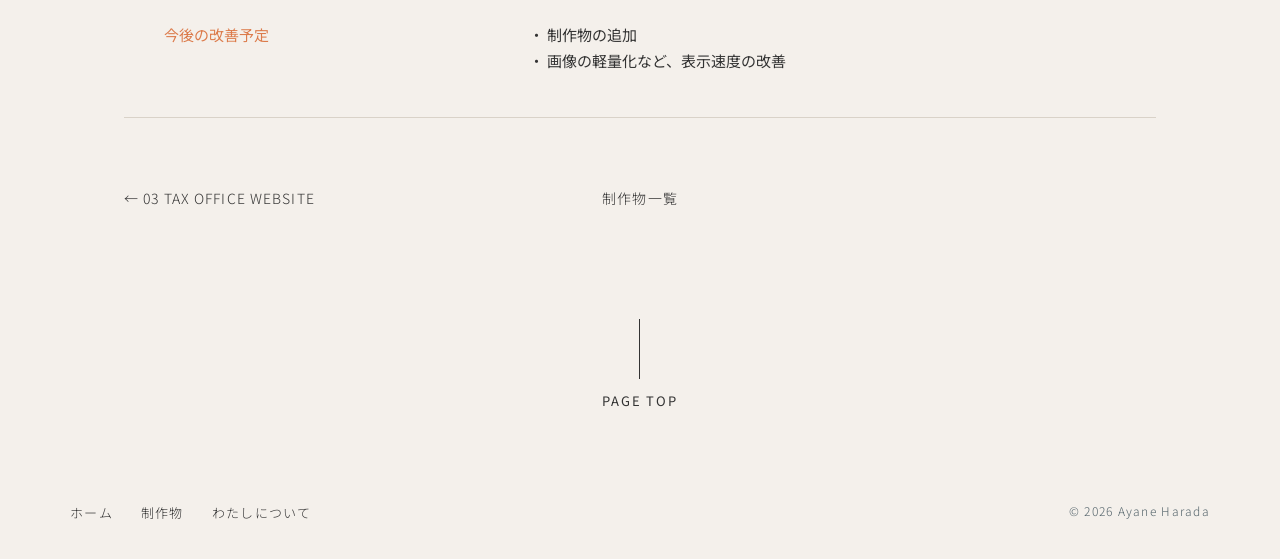
<file: portfolio.html>
<!DOCTYPE html>
<html lang="ja">

<head>
    <meta charset="UTF-8">
    <meta name="viewport" content="width=device-width, initial-scale=1.0">
    <title>PORTFOLIO WEBSITE | Ayane Harada Portfolio</title>
    <!-- タブに表示するアイコン -->
    <link rel="icon" href="img/favicon.png" type="image/png">
    <!-- iPhoneでホーム画面に追加したときのアイコン -->
    <link rel="apple-touch-icon" href="img/apple-touch-icon.png">
    <meta name="description" content="初めて見る人が短い時間でも要点をつかめるよう、情報を絞って構成したポートフォリオサイトの紹介ページです。">
    <link rel="stylesheet" href="css/style.css">
    <link rel="stylesheet" href="css/responsive.css">
    <link rel="stylesheet" href="css/project.css">
    <link rel="preconnect" href="https://fonts.googleapis.com">
    <link rel="preconnect" href="https://fonts.gstatic.com" crossorigin>
    <link href="https://fonts.googleapis.com/css2?family=Noto+Sans+JP:wght@100..900&display=swap" rel="stylesheet">
</head>

<body>

    <header id="header" class="is-scrolled">
        <p id="home">
            <a href="index.html">
                <img src="img/ポートフォリオロゴ(333).svg" alt="サイトロゴ" width="200" height="50">
            </a>
        </p>

        <nav>
            <ul class="nav-list">
                <li><a href="index.html">ホーム</a></li>
                <li><a href="index.html#projects-page">制作物</a></li>
                <li><a href="about.html">わたしについて</a></li>
            </ul>
        </nav>

        <!-- ハンバーガーメニュー -->
        <button class="burger-btn" aria-label="メニューを開く" aria-expanded="false">
            <span></span>
            <span></span>
            <span></span>
        </button>

        <!-- メニュー展開パネル -->
        <div class="menu-panel">
            <nav class="menu-panel-nav">
                <ul>
                    <li>
                        <a href="index.html">
                            <span class="menu-en">Home</span>
                            <span class="menu-ja">ホーム</span>
                        </a>
                    </li>
                    <li>
                        <a href="index.html#projects-page">
                            <span class="menu-en">Projects</span>
                            <span class="menu-ja">制作物</span>
                        </a>
                    </li>
                    <li>
                        <a href="about.html">
                            <span class="menu-en">About me</span>
                            <span class="menu-ja">わたしについて</span>
                        </a>
                    </li>
                </ul>
            </nav>
        </div>
    </header>

    <main class="detail-page">

        <h1 class="detail-title">PORTFOLIO WEBSITE</h1>

        <!-- このページは画像と「サイトを見る」ボタンなし（今見ているサイトそのものなので） -->

        <!-- ひとこと説明 -->
        <div class="detail-intro detail-intro--text-only js-fadein">
            <p class="detail-lead">初めて見る人が短い時間でも要点をつかめるよう、<br>情報を絞って構成したポートフォリオサイトです。</p>
        </div>

        <!-- 概要表 -->
        <dl class="detail-spec js-fadein">
            <div class="detail-spec__row">
                <dt>制作時期</dt>
                <dd>2026.08 — NOW</dd>
            </div>
            <div class="detail-spec__row">
                <dt>Tools</dt>
                <dd>VSCode / Figma</dd>
            </div>
            <div class="detail-spec__row">
                <dt>制作</dt>
                <dd>個人制作</dd>
            </div>
            <div class="detail-spec__row">
                <dt>公開</dt>
                <!-- 実際の公開先に合わせて書き換えてください -->
                <dd>GitHub Pages</dd>
            </div>
            <div class="detail-spec__row">
                <dt>担当</dt>
                <dd>企画 / 情報設計 / UI設計<br>デザイン / フロントエンド</dd>
            </div>
            <div class="detail-spec__row">
                <dt>Frontend</dt>
                <dd>HTML / CSS / JavaScript</dd>
            </div>
        </dl>

        <!-- 本文 -->
        <div class="detail-body detail-body--tight">

            <section class="detail-section js-fadein">
                <h2 class="detail-section__label">制作背景</h2>
                <div class="detail-section__content">
                    <p>制作物と自分自身のことを、ひとつの場所で伝えるために制作しました。</p>
                    <p>初めて訪れた方が短い時間でも要点をつかめるよう、載せる情報を絞り、力を入れた制作物から順に並べています。構成は自分で考え、何を載せて何を載せないかに一番悩みました。</p>
                </div>
            </section>

            <section class="detail-section js-fadein">
                <h2 class="detail-section__label">工夫したポイント</h2>
                <div class="detail-section__content">
                    <ul class="detail-points">
                        <li>
                            <h3>01｜見てほしい順に並べる</h3>
                            <p>制作物を自己紹介より先に置き、自己紹介はトップページでは要約だけにして、詳しい内容は別のページに分けました。制作物は01と02を大きく、03以降を小さく見せることで、力を入れた順が伝わるようにしています。
                            </p>
                        </li>
                        <li>
                            <h3>02｜デザインのルールを先に決める</h3>
                            <p>Figmaで背景色・文字色・見出しと本文の文字サイズを先に決めてから制作し、ページが増えても見た目に統一感が出るようにしました。</p>
                        </li>
                        <li>
                            <h3>03｜紹介ページの型をそろえる</h3>
                            <p>制作物の紹介ページは「概要表 → 制作背景 → 特徴 → 工夫したポイント」の順を基本にそろえ、どのページも同じ流れで読み進められるようにしました。</p>
                        </li>
                        <li>
                            <h3>04｜好きなものでサイトの雰囲気をつくる</h3>
                            <p>一日の中で一番好きな夕暮れ時の写真で、トップページの雰囲気をそろえました。「わたしについて」のページには自分の好きなものの写真を並べ、文章だけでは伝わりにくい部分も感じてもらえるようにしています。
                            </p>
                        </li>
                    </ul>
                </div>
            </section>

            <section class="detail-section js-fadein">
                <h2 class="detail-section__label">今後の改善予定</h2>
                <div class="detail-section__content">
                    <!-- 仮の内容です。実際の予定に合わせて書き換えてください -->
                    <ul class="detail-list">
                        <li>制作物の追加</li>
                        <li>画像の軽量化など、表示速度の改善</li>
                    </ul>
                </div>
            </section>

        </div>

        <!-- 前後の作品・一覧へのリンク（05ができたら「次へ」を追加） -->
        <div class="detail-pager js-fadein">
            <a class="detail-pager__prev" href="tax-office.html">← 03<span class="detail-pager__name"> TAX OFFICE
                    WEBSITE</span></a>
            <a class="detail-pager__all" href="index.html#projects-page">制作物一覧</a>
        </div>

        <!-- TOPに戻る -->
        <a href="#" class="page-top js-fadein" aria-label="ページトップへ戻る">
            <span class="page-top__line"></span>
            <span class="page-top__text">PAGE TOP</span>
        </a>
    </main>

    <footer class="site-footer">
        <ul class="site-footer__links">
            <li><a href="index.html">ホーム</a></li>
            <li><a href="index.html#projects-page">制作物</a></li>
            <li><a href="about.html">わたしについて</a></li>
        </ul>
        <small class="site-footer__copy">© 2026 Ayane Harada</small>
    </footer>

    <script src="js/script.js"></script>
</body>

</html>
</file>
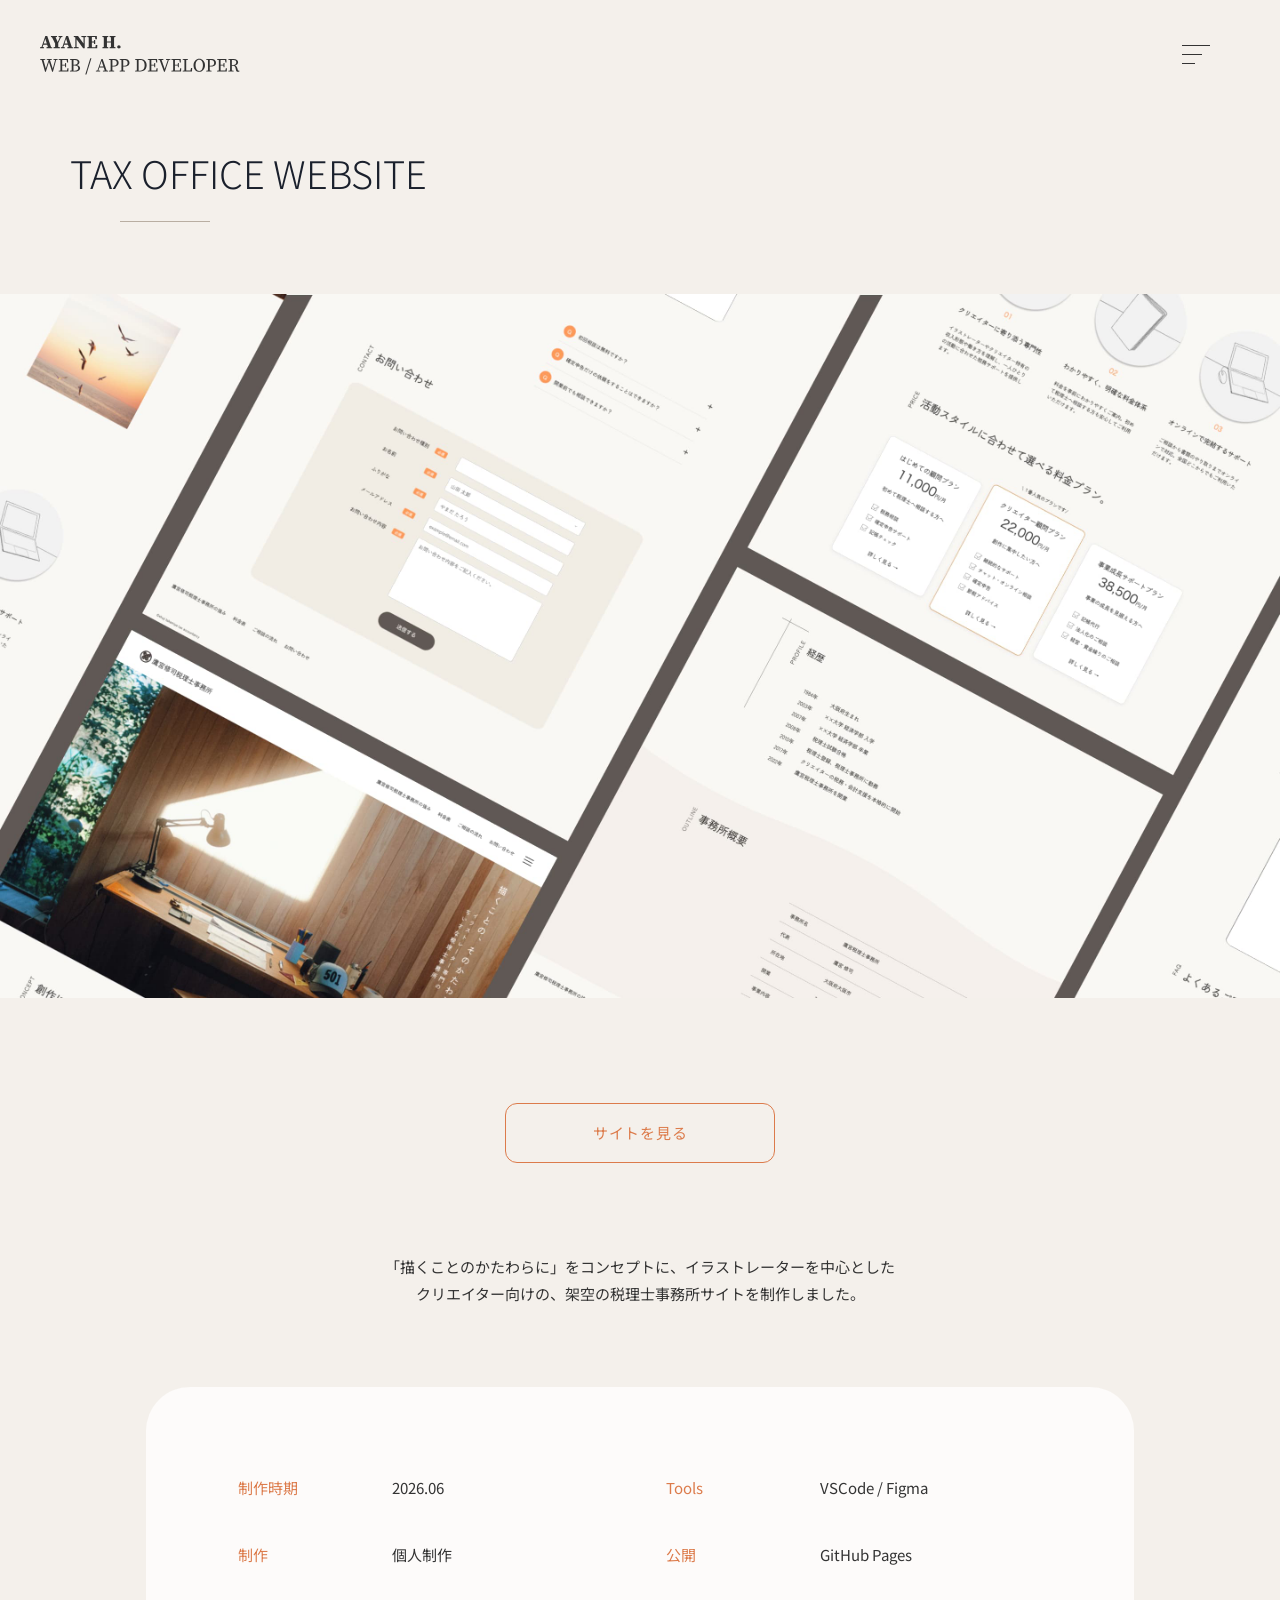
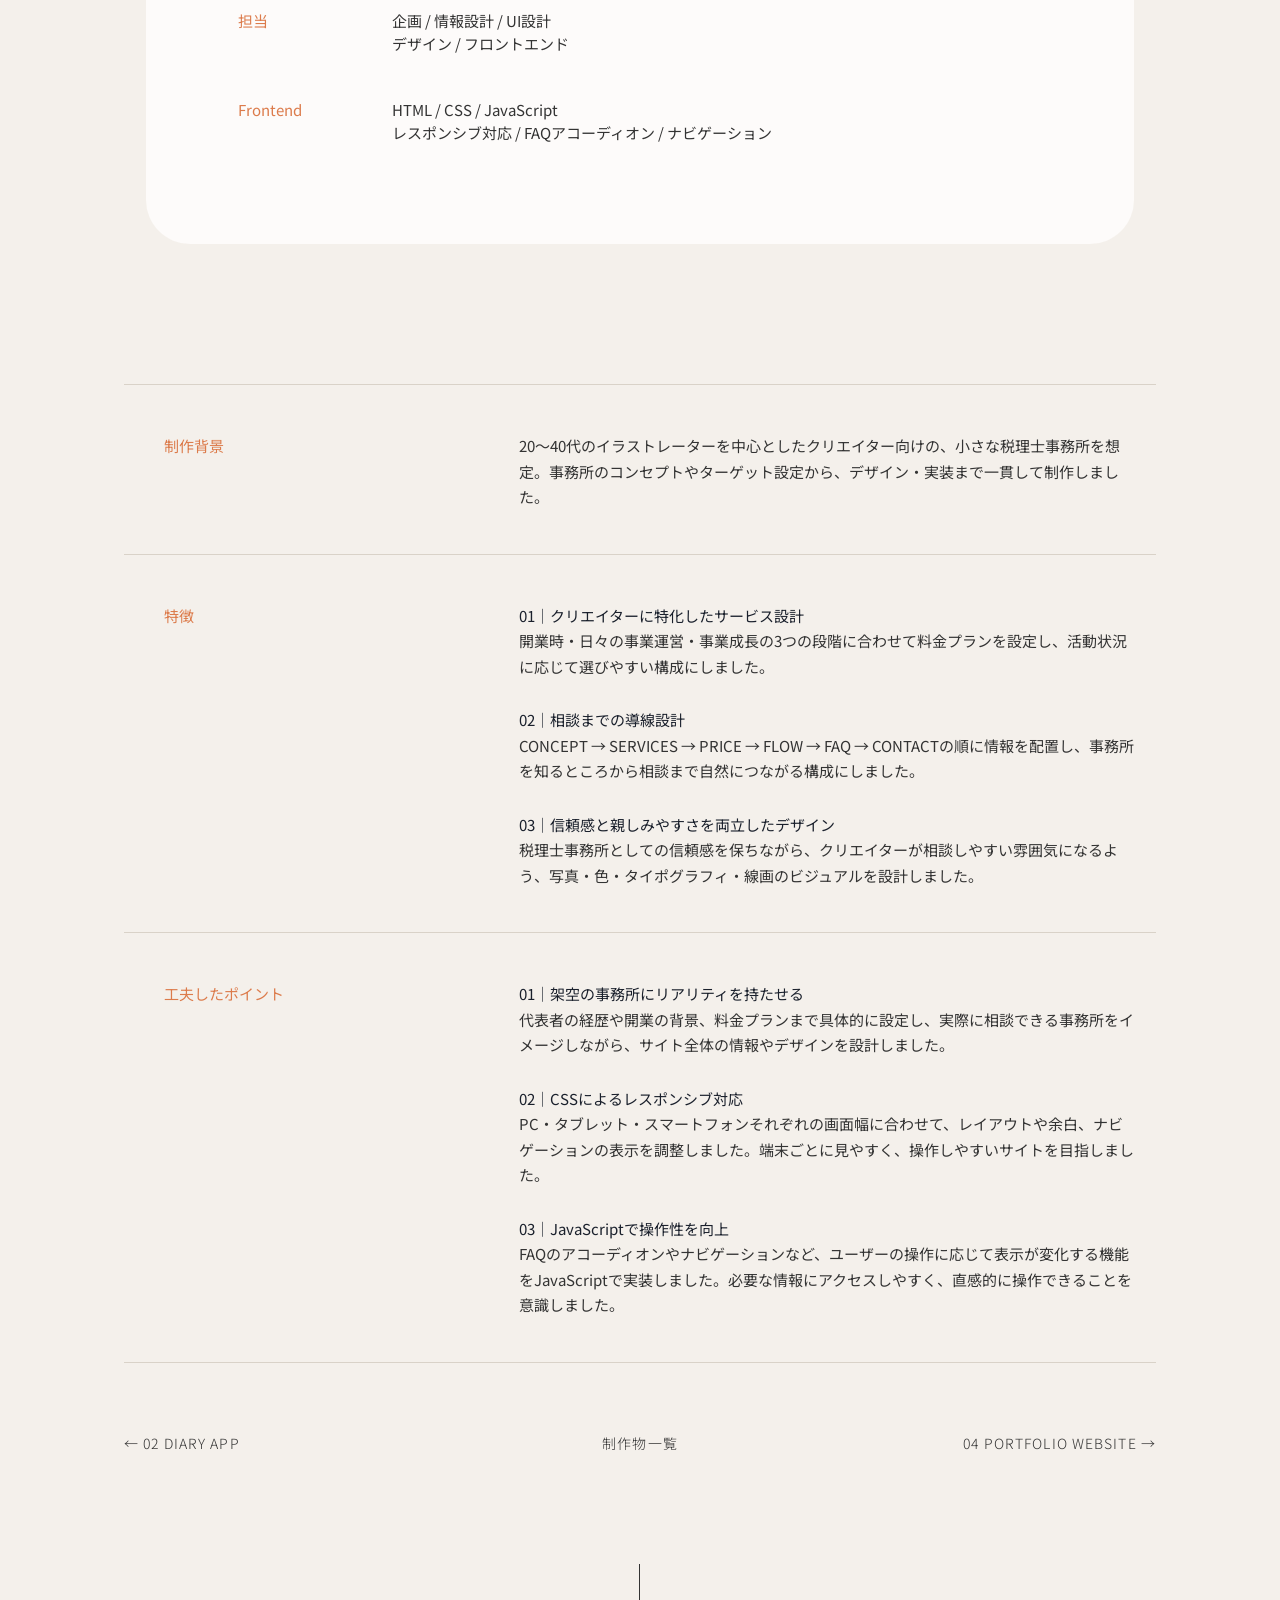
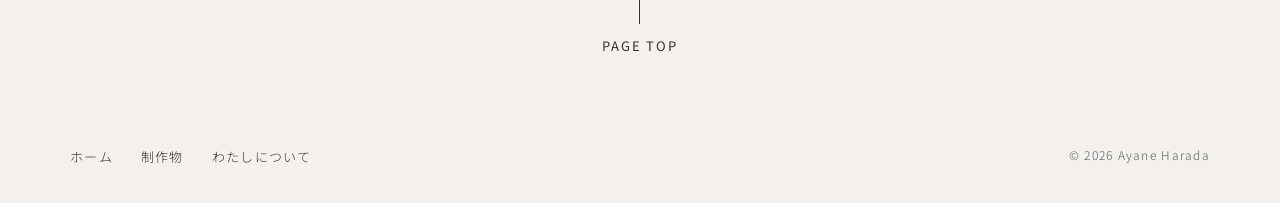
<file: tax-office.html>
<!DOCTYPE html>
<html lang="ja">

<head>
    <meta charset="UTF-8">
    <meta name="viewport" content="width=device-width, initial-scale=1.0">
    <title>TAX OFFICE WEBSITE | Ayane Harada Portfolio</title>
    <!-- タブに表示するアイコン -->
    <link rel="icon" href="img/favicon.png" type="image/png">
    <!-- iPhoneでホーム画面に追加したときのアイコン -->
    <link rel="apple-touch-icon" href="img/apple-touch-icon.png">
    <meta name="description" content="「描くことのかたわらに」をコンセプトにした、クリエイター向けの架空の税理士事務所サイトの紹介ページです。">
    <link rel="stylesheet" href="css/style.css">
    <link rel="stylesheet" href="css/responsive.css">
    <link rel="stylesheet" href="css/project.css">
    <link rel="preconnect" href="https://fonts.googleapis.com">
    <link rel="preconnect" href="https://fonts.gstatic.com" crossorigin>
    <link href="https://fonts.googleapis.com/css2?family=Noto+Sans+JP:wght@100..900&display=swap" rel="stylesheet">
</head>

<body>

    <header id="header" class="is-scrolled">
        <p id="home">
            <a href="index.html">
                <img src="img/ポートフォリオロゴ(333).svg" alt="サイトロゴ" width="200" height="50">
            </a>
        </p>

        <nav>
            <ul class="nav-list">
                <li><a href="index.html">ホーム</a></li>
                <li><a href="index.html#projects-page">制作物</a></li>
                <li><a href="about.html">わたしについて</a></li>
            </ul>
        </nav>

        <!-- ハンバーガーメニュー -->
        <button class="burger-btn" aria-label="メニューを開く" aria-expanded="false">
            <span></span>
            <span></span>
            <span></span>
        </button>

        <!-- メニュー展開パネル -->
        <div class="menu-panel">
            <nav class="menu-panel-nav">
                <ul>
                    <li>
                        <a href="index.html">
                            <span class="menu-en">Home</span>
                            <span class="menu-ja">ホーム</span>
                        </a>
                    </li>
                    <li>
                        <a href="index.html#projects-page">
                            <span class="menu-en">Projects</span>
                            <span class="menu-ja">制作物</span>
                        </a>
                    </li>
                    <li>
                        <a href="about.html">
                            <span class="menu-en">About me</span>
                            <span class="menu-ja">わたしについて</span>
                        </a>
                    </li>
                </ul>
            </nav>
        </div>
    </header>

    <main class="detail-page">

        <h1 class="detail-title">TAX OFFICE WEBSITE</h1>

        <!-- メイン画像（画面幅いっぱい） -->
        <div class="detail-hero js-fadein">
            <img src="img/tax-office/main.webp.jpg" alt="税理士事務所サイトの各ページを斜めに並べた画像">
        </div>

        <!-- サイトへのリンク＋ひとこと説明 -->
        <div class="detail-intro js-fadein">
            <a class="detail-button" href="https://ayane-h.github.io/takamiya-tax-office/" target="_blank"
                rel="noopener noreferrer">
                サイトを見る<span class="visually-hidden">（別タブで開きます）</span>
            </a>
            <p class="detail-lead">「描くことのかたわらに」をコンセプトに、イラストレーターを中心とした<br>クリエイター向けの、架空の税理士事務所サイトを制作しました。</p>
        </div>

        <!-- 概要表 -->
        <dl class="detail-spec js-fadein">
            <div class="detail-spec__row">
                <dt>制作時期</dt>
                <dd>2026.06</dd>
            </div>
            <div class="detail-spec__row">
                <dt>Tools</dt>
                <dd>VSCode / Figma</dd>
            </div>
            <div class="detail-spec__row">
                <dt>制作</dt>
                <dd>個人制作</dd>
            </div>
            <div class="detail-spec__row">
                <dt>公開</dt>
                <dd>GitHub Pages</dd>
            </div>
            <div class="detail-spec__row">
                <dt>担当</dt>
                <dd>企画 / 情報設計 / UI設計<br>デザイン / フロントエンド</dd>
            </div>
            <!-- 内容が長いので、2列ぶんの幅を使う -->
            <div class="detail-spec__row detail-spec__row--wide">
                <dt>Frontend</dt>
                <dd>HTML / CSS / JavaScript<br>レスポンシブ対応 / FAQアコーディオン / ナビゲーション</dd>
            </div>
        </dl>

        <!-- 本文 -->
        <div class="detail-body">

            <section class="detail-section js-fadein">
                <h2 class="detail-section__label">制作背景</h2>
                <div class="detail-section__content">
                    <p>20〜40代のイラストレーターを中心としたクリエイター向けの、小さな税理士事務所を想定。事務所のコンセプトやターゲット設定から、デザイン・実装まで一貫して制作しました。</p>
                </div>
            </section>

            <section class="detail-section js-fadein">
                <h2 class="detail-section__label">特徴</h2>
                <div class="detail-section__content">
                    <ul class="detail-points">
                        <li>
                            <h3>01｜クリエイターに特化したサービス設計</h3>
                            <p>開業時・日々の事業運営・事業成長の3つの段階に合わせて料金プランを設定し、活動状況に応じて選びやすい構成にしました。</p>
                        </li>
                        <li>
                            <h3>02｜相談までの導線設計</h3>
                            <p>CONCEPT → SERVICES → PRICE → FLOW → FAQ → CONTACTの順に情報を配置し、事務所を知るところから相談まで自然につながる構成にしました。
                            </p>
                        </li>
                        <li>
                            <h3>03｜信頼感と親しみやすさを両立したデザイン</h3>
                            <p>税理士事務所としての信頼感を保ちながら、クリエイターが相談しやすい雰囲気になるよう、写真・色・タイポグラフィ・線画のビジュアルを設計しました。</p>
                        </li>
                    </ul>
                </div>
            </section>

            <section class="detail-section js-fadein">
                <h2 class="detail-section__label">工夫したポイント</h2>
                <div class="detail-section__content">
                    <ul class="detail-points">
                        <li>
                            <h3>01｜架空の事務所にリアリティを持たせる</h3>
                            <p>代表者の経歴や開業の背景、料金プランまで具体的に設定し、実際に相談できる事務所をイメージしながら、サイト全体の情報やデザインを設計しました。</p>
                        </li>
                        <li>
                            <h3>02｜CSSによるレスポンシブ対応</h3>
                            <p>PC・タブレット・スマートフォンそれぞれの画面幅に合わせて、レイアウトや余白、ナビゲーションの表示を調整しました。端末ごとに見やすく、操作しやすいサイトを目指しました。</p>
                        </li>
                        <li>
                            <h3>03｜JavaScriptで操作性を向上</h3>
                            <p>FAQのアコーディオンやナビゲーションなど、ユーザーの操作に応じて表示が変化する機能をJavaScriptで実装しました。必要な情報にアクセスしやすく、直感的に操作できることを意識しました。
                            </p>
                        </li>
                    </ul>
                </div>
            </section>

        </div>

        <!-- 前後の作品・一覧へのリンク -->
        <div class="detail-pager js-fadein">
            <a class="detail-pager__prev" href="diary.html">← 02<span class="detail-pager__name"> DIARY APP</span></a>
            <a class="detail-pager__all" href="index.html#projects-page">制作物一覧</a>
            <a class="detail-pager__next" href="portfolio.html">04<span class="detail-pager__name"> PORTFOLIO
                    WEBSITE</span> →</a>
        </div>

        <!-- TOPに戻る -->
        <a href="#" class="page-top js-fadein" aria-label="ページトップへ戻る">
            <span class="page-top__line"></span>
            <span class="page-top__text">PAGE TOP</span>
        </a>
    </main>

    <footer class="site-footer">
        <ul class="site-footer__links">
            <li><a href="index.html">ホーム</a></li>
            <li><a href="index.html#projects-page">制作物</a></li>
            <li><a href="about.html">わたしについて</a></li>
        </ul>
        <small class="site-footer__copy">© 2026 Ayane Harada</small>
    </footer>

    <script src="js/script.js"></script>
</body>

</html>
</file>
<file: css/style.css>
@charset "utf-8";

/* ==========================================
リセットCSS
========================================== */
*,
*::before,
*::after {
    box-sizing: border-box;
}

body {
    margin: 0;
    padding: 0;
    line-height: 1.5;
    background-color: #f4f0eb;
    font-family: "Noto Sans JP", sans-serif;
    font-weight: 500;
    color: #333333;
}

img {
    max-width: 100%;
    height: auto;
    vertical-align: middle;
}

a {
    color: inherit;
    text-decoration: none;
}

ul,
ol {
    list-style: none;
    margin: 0;
    padding: 0;
}

/* ==========================================
ヘッダー
========================================== */
#header {
    position: absolute;
    top: 0;
    left: 0;
    width: 100%;
    z-index: 10;
    /* 画像より前面に表示 */

    /* レイアウト調整用（ロゴとナビを両端に配置） */
    display: flex;
    justify-content: space-between;
    align-items: center;
    padding: 20px 40px;
    /* 余白はお好みで調整 */
    box-sizing: border-box;
}

nav {
    position: fixed;
    top: 41px;
    right: 120px;
    z-index: 210;
}

/* メニューの文字を横並びにする */
.nav-list {
    display: flex;
    align-items: center;
    gap: 24px;
    list-style: none;
    margin: 0;
    padding: 0;

    transition: opacity 0.45s ease, transform 0.45s ease;
}

/* スクロール時：ナビだけ小さくして消す */
#header.is-scrolled .nav-list {
    opacity: 0;
    transform: translateX(40px);
    pointer-events: none;
}

#header.is-scrolled .burger-btn span {
    background-color: #333333;
}

#header.is-over-divider .burger-btn span {
    background-color: #FFFFFF;
}

ul a {
    color: #FFFFFF;
    font-size: 14px;
    white-space: nowrap;
    font-weight: 300;
    /* 画面が狭くなっても文字が途中で改行されないようにする */
}

.burger-btn {
    position: fixed;
    /* absolute → fixed。ヘッダーから切り離して単独で画面に固定 */
    top: 45px;
    /* ヘッダー基準のtop:50%だったので、画面基準の数値に置き換え。見た目を見て微調整してください */
    right: 70px;
    width: 28px;
    height: 20px;
    background: none;
    border: none;
    cursor: pointer;
    z-index: 210;
}

.burger-btn span {
    display: block;
    position: absolute;
    left: 0;
    height: 1px;
    background-color: #FFFFFF;
    /* 【修正】top の後にカンマが抜けていて transition 全体が無効になっていた */
    transition: transform 0.3s ease, opacity 0.3s ease,
        top 0.3s ease, background-color 0.3s ease;
}

.burger-btn span:nth-child(1) {
    top: 0;
    width: 100%;
    /* 1番上：一番長い (28px) */
}

.burger-btn span:nth-child(2) {
    top: 9px;
    width: 70%;
    /* 真ん中：中くらい (約20px) */
}

.burger-btn span:nth-child(3) {
    top: 18px;
    width: 45%;
    /* 1番下：一番短い (約13px) */
}

.burger-btn.is-active span:nth-child(1) {
    top: 9px;
    width: 100%;
    transform: rotate(45deg);
}

.burger-btn.is-active span:nth-child(2) {
    opacity: 0;
}

.burger-btn.is-active span:nth-child(3) {
    top: 9px;
    width: 100%;
    transform: rotate(-45deg);
}

/* ==========================================
ハンバーガーメニュー展開パネル
========================================== */

.menu-panel {
    position: fixed;
    top: 10px;
    right: 34px;
    width: 250px;
    min-height: 220px;
    padding: 60px 32px 40px 28px;
    background-color: #E8E1D8;
    border-radius: 12px;
    z-index: 100;
    opacity: 0;
    visibility: hidden;
    transform: translateY(-15px) scale(0.96);
    transform-origin: top right;
    transition:
        opacity 0.5s ease,
        transform 0.5s ease,
        visibility 0.5s ease;
}

.menu-panel.is-open {
    opacity: 1;
    visibility: visible;
    transform: translateY(0) scale(1);
}

.menu-panel-nav {
    position: static;
}

.menu-panel-nav ul {
    display: flex;
    flex-direction: column;
    gap: 28px;
}

/* 3. リンクが時間差で浮かび上がる（閉じているときは下に待機） */
.menu-panel-nav li {
    opacity: 0;
    transform: translateY(12px);
    transition: opacity 0.5s ease, transform 0.5s ease;
}

.menu-panel.is-open .menu-panel-nav li {
    opacity: 1;
    transform: translateY(0);
}

.menu-panel.is-open .menu-panel-nav li:nth-child(1) {
    transition-delay: 0.15s;
}

.menu-panel.is-open .menu-panel-nav li:nth-child(2) {
    transition-delay: 0.25s;
}

.menu-panel.is-open .menu-panel-nav li:nth-child(3) {
    transition-delay: 0.35s;
}

/* 1. 英語＋日本語の2段表記 */
.menu-panel-nav a {
    position: relative;
    display: flex;
    flex-direction: column;
    gap: 2px;
    padding-left: 24px;
    color: #333333;
}

.menu-en {
    font-size: 18px;
    font-weight: 300;
    letter-spacing: 0.05em;
}

.menu-ja {
    font-size: 11px;
    font-weight: 400;
    letter-spacing: 0.1em;
    color: #4a5568;
}

/* 2. ホバーで見出しと同じ丸がふわっと出る */
.menu-panel-nav a::before {
    content: "";
    position: absolute;
    left: 4px;
    top: 10px;              /* 英語の行の高さの中央。ずれていたらここで調整 */
    width: 8px;
    height: 8px;
    border-radius: 50%;
    background-color: #4a5568;
    opacity: 0;
    transform: scale(0);
    transition: opacity 0.3s ease, transform 0.3s ease;
}

.menu-panel-nav a:hover::before,
.menu-panel-nav a:focus-visible::before {
    opacity: 1;
    transform: scale(1);
}

.burger-btn.is-active span {
    background-color: #333333;
}


/* ==========================================
ファーストビュー全体設定
========================================== */
.hero-section {
    position: relative;
    width: 100%;
    height: 100vh;
    overflow: hidden;
}

/* ==========================================
スライドコンテナ＆画像設定
========================================== */
.slider-container {
    position: absolute;
    top: 0;
    left: 0;
    width: 100%;
    height: 100%;
    z-index: 1;
}

.image {
    position: absolute;
    top: 0;
    left: 0;
    bottom: 0;
    right: 0;
    opacity: 0;
    background-size: cover;
    background-position: center center;
}

/* 画像パス指定 */
.src1 {
    background-image: url(../img/FVimage1.jpg);
}

.src2 {
    background-image: url(../img/FVimage2.jpg);
}

.src3 {
    background-image: url(../img/FVimage3.jpg);
}

/* ==========================================
アニメーション制御（分離構造）
 ========================================== */
/* 1. 初回演出（最前面レイヤー：1周目・1枚目専用） - z-index: 2 で手前に配置 - 無限ループ（infinite）ではなく「1」回のみ実行 */
.image.slide-once {
    z-index: 2;
    animation: first-slide-animation 15s 1 forwards;
    animation-delay: 3s;
}

.fade-loop:nth-of-type(2) {
    animation: image-switch-animation 15s infinite;
    animation-delay: 18s;
}

/* 2枚目：5秒後からスタート */
.fade-loop:nth-of-type(3) {
    animation: image-switch-animation 15s infinite;
    animation-delay: 8s;
}

/* 3枚目：10秒後からスタート */
.fade-loop:nth-of-type(4) {
    animation: image-switch-animation 15s infinite;
    animation-delay: 13s;
}

/* ==========================================
Keyframes（アニメーション定義）
========================================== */
/* 初回1回目専用：右からスライドイン */
@keyframes first-slide-animation {
    0% {
        opacity: 0;
        transform: translateX(100%);
    }

    8.33% {
        /* スライドイン完了 */
        opacity: 1;
        transform: translateX(0);
    }

    33.33% {
        /* 表示維持 */
        opacity: 1;
        transform: translateX(0);
    }

    41.66% {
        /* フェードアウト完了（以降は下層のループにバトンタッチ） */
        opacity: 0;
        transform: translateX(0);
    }

    100% {
        opacity: 0;
        transform: translateX(0);
    }
}

/* 2周目以降・2枚目/3枚目：通常のフェードループ */
@keyframes image-switch-animation {
    0% {
        opacity: 0;
    }

    8.33% {
        opacity: 1;
    }

    33.33% {
        opacity: 1;
    }

    41.66% {
        opacity: 0;
    }

    100% {
        opacity: 0;
    }
}

/* ==========================================
中央固定の日本語3列テキスト
========================================== */
.hero-text {
    position: absolute;
    top: 50%;
    left: 50%;
    transform: translate(-50%, -50%);

    z-index: 3;

    display: flex;
    flex-direction: row-reverse;
    gap: 1rem;
}

/* 【整理】2か所に分かれていた .text-column を1つにまとめた */
.text-column {
    font-size: 16px;

    writing-mode: vertical-rl;
    letter-spacing: 0.1em;
    opacity: 0;
    transform: translateY(40px);
    animation: text-slide-up 1s ease-out forwards;

    -webkit-font-smoothing: antialiased;
    -moz-osx-font-smoothing: grayscale;
}

.text-column:nth-child(1) {
    animation-delay: 0.6s;
}

.text-column:nth-child(2) {
    animation-delay: 0.8s;
}

.text-column:nth-child(3) {
    animation-delay: 1s;
}

@keyframes text-slide-up {
    from {
        opacity: 0;
        transform: translateY(40px);
    }

    to {
        opacity: 1;
        transform: translateY(0);
    }
}

/* ==========================================
見出し共通（h2）
========================================== */
h2 {

    display: flex;
    flex-direction: column;
    /* 上下に並べる */
    gap: 4px;
    /* 隙間の調整 */
    font-weight: normal;
}

/* 英語サブタイトル */
h2 .en {
    font-size: 0.9rem;
    color: #4a5568;
    /* 文字色 */
    display: flex;
    align-items: center;
    /* 丸と文字の高さを揃える */
    gap: 6px;
    /* 丸と文字の間隔 */
}

/* 左側の黒丸 */
h2 .en::before {
    content: "";
    display: inline-block;
    width: 10px;
    /* 丸の幅 */
    height: 10px;
    /* 丸の高さ */
    background-color: #4a5568;
    /* 丸の色 */
    border-radius: 50%;
    /* 完全な丸にする */
    transform: translateY(1px);
}

/* 日本語メインタイトル（基本値。制作物セクション内は下の .projects-section h2 .ja で32pxに上書き） */
h2 .ja {
    font-size: 1.8rem;
    color: #1a202c;
    line-height: 1.2;
}

/* ==========================================
制作物セクション
========================================== */

.projects-section {
    --projects-gutter: 70px;
    padding: 50px var(--projects-gutter) 0;
}

.projects-section h2 .ja {
    font-size: 32px;
}

.projects-list {
    display: flex;
    flex-direction: column;
    gap: 120px;
    margin-top: 64px;
}

/* ---------- 01・02：大きい2カラム作品（.project-item--featured） ---------- */
.project-item--featured {
    display: flex;
    align-items: flex-start;
    gap: 40px;
}

.project-item--featured .project-info {
    flex: 1;
    min-width: 0;
}

/* 画像（共通） */
.project-media {
    display: block;
    cursor: pointer;
}

/* 【整理】01・02どちらも上書きしていた 755px をやめ、基本を100%に */
.project-media__pc {
    display: block;
    width: 100%;
    border-radius: 23px;
    transition: transform 0.4s ease;
}

/* 【整理】スマホ画像は02だけで使うので、位置・サイズは02側で指定 */
.project-media__sp {
    position: absolute;
    filter: drop-shadow(0 20px 40px rgba(0, 0, 0, 0.25));
}

/* 画像ホバー */
.project-media:hover .project-media__pc {
    transform: scale(1.03);
}

/* ---------- 01：モックアップ画像1枚 ---------- */
.project-item--01 .project-media {
    flex: 1.6;
    min-width: 0;
}

/* 途中で改行させたくない言葉のかたまり */
.keep {
    display: inline-block;
}

/* 01：テキストを画像の右下に置き、下へ少しはみ出させる（PC表示のみ） */
@media screen and (min-width: 1025px) {
    .project-item--01 {
        margin-bottom: 120px;
        align-items: flex-end;      /* テキストを画像の下端にそろえる */
    }

    .project-item--01 .project-info {
        margin-top: 0;
        margin-bottom: -90px;       /* 画像の下端から下へはみ出す量。大きくするほど下がる */
        margin-left: 30px;
    }
}

/* ---------- 02：テキスト左・画像右、スマホ画像をPC画像の左下に重ねる ---------- */
/* 【整理】2か所に分かれていた .project-item--02 .project-media を1つにまとめた */
.project-item--02 .project-media {
    position: relative;
    flex: 1.7;
    min-width: 0;
}

.project-item--02 .project-info {
    margin-top: 149px;
    margin-left: 60px;
}

.project-item--02 .project-media__pc {
    width: 91%;
    /* 01の 755/830 と同じ比率 */
    margin-left: auto;
    /* PC画像を右寄せにして、左側にスマホ画像のスペースを作る */
}

.project-item--02 .project-media__sp {
    left: 5px;
}

.project-item--02 .project-media__sp {
        width: 28%;          /* 01の 238/830 と同じ比率 */
        bottom: -60px;
    }

/* はみ出したスマホ画像が03〜05と重ならないよう下に余白 */
.project-item--02 {
    margin-bottom: 40px;
}

/* ---------- 01・02 共通：テキストまわり ---------- */
.project-info__title {
    margin: 0;
    font-size: 22px;
    font-weight: 300;
    color: #1a202c;
}

.project-item--featured .project-info__text {
    margin: 8px 0 0 40px;
    font-size: 16px;
    font-weight: 400;
}

.project-item--featured .project-info__text:first-of-type {
    margin-top: 36px;
}

.project-meta {
    display: flex;
    flex-direction: column;
    gap: 8px;
    margin-top: 50px;
    font-weight: 300;
}

.project-meta__date,
.project-meta__tech {
    font-size: 15px;
}

.project-meta__date {
    font-weight: 400;
}

.project-meta__tech {
    color: #53636A;
}

/* ---------- 03〜05：サブ作品（.project-item--sub）横並び3列 ---------- */
.sub-projects {
    display: flex;
    justify-content: center;
    gap: 70px;
    padding-left: 51px;
    margin-top: 80px;
}

.project-item--sub {
    flex: 0 0 calc((100% - 90px) / 3);
    text-align: left;
}

/* 【整理】2か所に分かれていたものを1つにまとめた */
.project-item--sub .project-media__image {
    width: 100%;
    height: auto;
    transition: transform 0.4s ease;
}

.project-item--sub .project-media:hover .project-media__image {
    transform: scale(1.03);
}

.project-item--sub .project-info__title {
    margin-top: 20px;
    font-size: 18px;
    /* 指定なしのため01/02より少し小さめに設定。要調整 */
}

.project-item--sub .project-meta {
    margin-top: 8px;
    gap: 12px;
}

/* カード全体をリンクの範囲にする（画像の a を引き伸ばす） */
.project-item--sub {
    position: relative;
}

.project-item--sub .project-media::after {
    content: "";
    position: absolute;
    inset: 0;
}

/* 02：テキストを画像の左下に置き、下へ少しはみ出させる（PC表示のみ） */
@media screen and (min-width: 1025px) {
    .project-item--02 {
        align-items: flex-end;
    }

    .project-item--02 .project-info {
        margin-top: 0;
        margin-bottom: -70px;
    }
}

/* ---------- VIEW PROJECT ボタン ----------
参考コード（border:3px / serif / 中央寄せ大ボタン）から、
サイトの細めボーダー・Noto Sans JP・左寄せ小ボタンに調整。
ホバー時に右側の線が伸びるアニメーションはそのまま活用。
------------------------------------------- */
.project-button {
    display: inline-block;
    position: relative;
    margin-top: 35px;
    padding: 14px 40px;
    border: 0.5px solid #333333;
    font-family: "Noto Sans JP", sans-serif;
    font-size: 13px;
    font-weight: 300;
    letter-spacing: 0.1em;
    color: #333333;
    text-align: center;
    text-decoration: none;
    cursor: pointer;
    transition: all 0.3s;
}

.project-button::after {
    content: "";
    position: absolute;
    top: 50%;
    right: -30px;
    width: 50px;
    height: 1px;
    background: #333333;
    transition: all 0.3s ease;
}

.project-button:hover {
    background-color: #333333;
    color: #ffffff;
}

.project-button:hover::after {
    animation: project-button-line 700ms;
}

@keyframes project-button-line {
    0% {
        transform: scale3d(1, 1, 1);
        transform-origin: 100% 0;
    }

    50% {
        transform: scale3d(0, 1, 1);
        transform-origin: 100% 0;
    }

    50.1% {
        transform: scale3d(0, 1, 1);
        transform-origin: 0 0;
    }

    100% {
        transform: scale3d(1, 1, 1);
        transform-origin: 0 0;
    }
}

/* ---------- 区切り画像 ---------- */
.section-divider {
    width: 100%;
    margin-top: 160px;
    margin-bottom: 70px;
}

/* ==========================================
about セクション
========================================== */

.about-section {
    --about-gutter: 70px;
    padding: 50px var(--about-gutter) 0;
}

.about-section h2 .ja {
    font-size: 32px;
}

/* 余白　画像　余白　テキスト　余白 のレイアウト */
.about-layout {
    display: flex;
    align-items: flex-start;
    gap: 120px;
    margin-top: 64px;
    margin-left: 110px;
}

.about-media {
    flex: 0 0 360px;
}


.about-media img {
    display: block;
    width: 100%;
    height: auto;
}

/* テキスト側 */
.about-content {
    flex: 1;
    max-width: 530px;
    min-width: 0;
    display: flex;
    flex-direction: column;
}

.about-name {
    margin: 0;
    font-size: 32px;
    font-weight: 300;
}

.about-block {
    margin-top: 24px;
}

.about-text {
    margin: 0;
    font-size: 15px;
    font-weight: 400;
    line-height: 1.9;
    letter-spacing: 0.05em;
}

/* VIEW MORE　*/
.about-content .project-button {
    align-self: flex-end;
    margin-top: 40px;
}

/* ==========================================
ページトップへ戻るボタン
========================================== */
.page-top {
    display: flex;
    flex-direction: column;
    align-items: center;
    gap: 12px;

    width: fit-content;
    margin: 100px auto 60px;
    /* 上下の余白はお好みで */

    color: #333333;
    text-decoration: none;
}

.page-top__line {
    display: block;
    width: 1px;
    height: 60px;
    background-color: #333333;
}

.page-top__text {
    font-size: 13px;
    letter-spacing: 0.15em;
}

/* ==========================================
フッター
========================================== */
.site-footer {
    display: flex;
    justify-content: space-between;
    align-items: center;
    gap: 24px;
    margin: 0 70px;
    padding: 28px 0 36px;
    border-top: 1px solid #D9D2C8;
    letter-spacing: 0.08em;
}

.site-footer__links {
    display: flex;
    gap: 28px;
}

/* ul a の白文字・14px を上書き */
.site-footer__links a {
    color: #333333;
    font-size: 13px;
    transition: opacity 0.2s ease;
}

.site-footer__links a:hover {
    opacity: 0.5;
}

.site-footer__copy {
    font-size: 12px;
    font-weight: 300;
    color: #53636A;
}

/* ==========================================
スクロールでふわっと浮かび上がる
========================================== */
.js-fadein {
    opacity: 0;
    transform: translateY(30px);
    transition: opacity 0.8s ease, transform 0.8s ease;
}

.js-fadein.is-visible {
    opacity: 1;
    transform: translateY(0);
}

/* 01・02：テキストは画像より少し遅れて出てくる */
.project-info.js-fadein {
    transition-delay: 0.2s;
}

/* 03〜05：カードごとに時間差 */
.sub-projects .js-fadein:nth-child(2) {
    transition-delay: 0.15s;
}

.sub-projects .js-fadein:nth-child(3) {
    transition-delay: 0.3s;
}

/* 03〜05：カードにホバー／タップでテキストを薄く */
.project-item--sub .project-info__title,
.project-item--sub .project-meta {
    transition: opacity 0.3s ease;
}

.project-item--sub:hover .project-info__title,
.project-item--sub:hover .project-meta,
.project-item--sub:active .project-info__title,
.project-item--sub:active .project-meta {
    opacity: 0.5;
}

/* 動きを減らす設定のユーザーにはアニメーションなしで表示 */
@media (prefers-reduced-motion: reduce) {
    .js-fadein {
        opacity: 1;
        transform: none;
        transition: none;
    }
    .menu-panel-nav li {
        transition: none;
    }
}
</file>
<file: css/responsive.css>
@charset "utf-8";

/* ==========================================
共通（全画面幅）
========================================== */

/* ハンバーガーメニュー：ul a の white-space:nowrap を継承して
   文字が箱からはみ出ていたのを修正 */
.menu-panel-nav a {
    white-space: normal;
}

.menu-panel {
    width: 260px;
}

.section-divider {
    height: 18vh;
    min-height: 180px;
    overflow: hidden;
}

.section-divider img {
    width: 100%;
    height: 100%;
    object-fit: cover;
    object-position: center;
}

@media screen and (max-width: 1024px) {
    #header {
        padding: 16px 24px;
    }

    #home img {
        width: 160px;
        height: auto;
    }

    /* ハンバーガーメニューとの余白が広すぎたため縮小 */
    nav {
        margin-right: 8px;
    }

    .burger-btn {
        right: 57px;
    }

    .nav-list {
        gap: 18px;
    }

    /* 区切り画像：PCより少し縦幅を大きくする */
    .section-divider {
        height: 24vh;
        min-height: 220px;
    }

    ul a {
        font-size: 13px;
    }

    /* ==========================================
    見出し共通：左上配置を明示
    ========================================== */
    h2 {
        align-items: flex-start;
        text-align: left;
    }

    /* ==========================================
    制作物セクション
    ========================================== */
    .projects-section {
        --projects-gutter: 40px;
        padding-top: 40px;
    }

    .projects-list {
        gap: 90px;
        margin-top: 48px;
    }

    /* 01・02：画像を上、テキストを下に積む */
    .project-item--featured {
        flex-direction: column;
        align-items: stretch;
        gap: 0;
    }

    .project-item--featured .project-info,
    .project-item--02 .project-media,
    .project-item--02 .project-media {
        flex: none;
    }

    .project-item--featured .project-info {
        padding-left: 40px;
    }

    .project-item--01 .project-media,
    .project-item--02 .project-media {
        width: 100%;
    }

    /* 01：画像1枚なので、画像のすぐ下にテキスト */
    .project-item--01 .project-info {
        margin-top: 32px;
    }

    /* 02：DOM順がテキスト→画像なので、画像を視覚的に先頭へ */
    .project-item--02 .project-media {
        order: -1;
    }

    .project-item--02 {
        margin-bottom: 0;
    }

    .project-item--02 .project-media__pc {
        width: 100%;
        margin-left: 0;
    }

    /* 02：スマホ画像はPC画像の左下に重ねる（サイズのみ縮小） */
    .project-item--02 .project-media__sp {
        width: 25%;
        bottom: -60px;
    }

    /* スマホ画像のはみ出し分、テキストを下げる */
    .project-item--02 .project-info {
        margin-top: 100px;
        margin-left: 0;
    }

    .project-item--featured .project-info__text {
        margin-left: 0;
    }

    .project-item--featured .project-info__text:first-of-type {
        margin-top: 24px;
    }

    .project-item--featured .project-meta {
        flex-direction: row;
        align-items: center;
        gap: 12px;
        flex-wrap: wrap;
        margin-top: 28px;
    }

    .project-item--featured .project-meta__tech::before {
        content: "／";
        margin-right: 12px;
        color: #53636A;
    }

    /* レスポンシブ表示にはホバー操作がないため、
       ホバー時の動き・右の横線を無効化し、角を丸く */
    .project-button {
        border-radius: 30px;
    }

    .project-button::after {
        display: none;
    }

    .project-button:hover {
        background-color: transparent;
        color: #333333;
    }

    /* 03〜05：グリッド化して折り返しやすくする（横並び3列を維持） */
    .sub-projects {
        display: grid;
        grid-template-columns: repeat(3, 1fr);
        gap: 32px;
        padding-left: 0;
        margin-top: 60px;
    }

    .project-item--sub .project-info__title,
    .project-item--sub .project-meta {
        margin-left: 0;
    }

    .project-item--sub:active .project-media__image {
        transform: scale(0.98);
    }

    /* ==========================================
    about セクション
    ========================================== */
    .about-layout {
        margin-left: 0;
        gap: 48px;
    }

    .about-media {
        flex: 0 0 260px;
    }

    .about-content {
        max-width: none;
    }

    .site-footer {
        margin: 0 40px;
    }
}

/* ==========================================
SP（〜768px）
横並びのナビリストを非表示にし、
ハンバーガーメニューのみに切り替え
========================================== */
@media screen and (max-width: 768px) {

    .src2 {
        background-position: 43% center;
    }

    /* 横並びリストは非表示。ハンバーガーメニューのみ使用 */
    nav {
        margin-right: 0;
    }

    .nav-list {
        display: none;
    }

    #header {
        padding: 16px 20px;
    }

    #home img {
        width: 140px;
        height: auto;
    }

    /* ハンバーガーボタン：PC版と同じ右上表示のまま、位置だけ調整 */
    .burger-btn {
        right: 25px;
    }

    /* 展開パネル：PC版と同じ「右上に箱が出る」形を維持しつつ画面幅に収める */
    .menu-panel {
        top: 16px;
        right: 16px;
        width: 240px;
        min-height: 220px;
        padding: 70px 36px 32px 32px;
    }

    .menu-panel-nav a {
        font-size: 14px;
    }

    /* ファーストビューの中央テキスト */
    .hero-text {
        gap: 0.75rem;
    }

    .text-column {
        font-size: 14px;
    }

    /* ==========================================
    制作物セクション
    ========================================== */
    .projects-section {
        --projects-gutter: 24px;
        padding-top: 32px;
    }

    .projects-section h2 .ja,
    .about-section h2 .ja {
        font-size: 26px;
    }

    .projects-list {
        gap: 72px;
        margin-top: 40px;
    }

    .project-media__pc {
        border-radius: 16px;
    }

    .project-item--02 .project-media__sp {
        width: 24%;
        bottom: -50px;
    }

    .project-info__title {
        font-size: 19px;
    }

    .project-item--featured .project-info__text {
        margin-top: 0;
        font-size: 15px;
    }

    .project-item--featured .project-info__text:first-of-type {
        margin-top: 16px;
    }

    .project-button {
        padding: 12px 32px;
        margin-top: 24px;
    }

    .section-divider {
        height: 38vh;
        min-height: 260px;
    }

    /* 03〜05：タブレット幅は2列にして窮屈さを回避 */
    .sub-projects {
        grid-template-columns: repeat(2, 1fr);
        gap: 40px 24px;
        margin-top: 48px;
    }

    .project-item--sub .project-info__title {
        font-size: 16px;
        margin-top: 16px;
    }

    /* 05（COMING SOON）はスマホでは表示しない */
    .project-item--coming-soon {
        display: none;
    }

    /* ==========================================
    about セクション
    ========================================== */
    .about-section {
        --about-gutter: 24px;
        padding-top: 32px;
    }

    .about-layout {
        flex-direction: column;
        gap: 32px;
        margin-top: 40px;
    }

    .about-media {
        flex: none;
        width: 55%;
        max-width: 260px;
        margin: 0 auto;
    }

    .about-name {
        font-size: 26px;
        text-align: center;
    }

    .about-content .project-button {
        align-self: center;
    }

    /* ==========================================
    ページトップへ戻るボタン
    ========================================== */
    .page-top {
        margin: 72px auto 48px;
    }

    .site-footer {
        flex-direction: column;
        gap: 16px;
        margin: 0 24px;
        padding: 24px 0 32px;
    }
}

/* ==========================================
小型SP（〜480px）
========================================== */
@media screen and (max-width: 480px) {
    #header {
        padding: 14px 16px;
    }

    #home img {
        width: 120px;
        height: auto;
    }

    .burger-btn {
        right: 25px;
        width: 24px;
        height: 18px;
    }

    .burger-btn span:nth-child(2) {
        top: 8px;
    }

    .burger-btn span:nth-child(3) {
        top: 16px;
    }

    .burger-btn.is-active span:nth-child(1),
    .burger-btn.is-active span:nth-child(3) {
        top: 8px;
    }

    /* 展開パネル：画面幅からはみ出さないよう幅を可変に */
    .menu-panel {
        top: 12px;
        right: 12px;
        width: calc(100vw - 24px);
        max-width: 220px;
        min-height: 200px;
        padding: 64px 32px 28px 28px;
    }

    .hero-text {
        gap: 0.5rem;
    }

    .text-column {
        font-size: 13px;
        letter-spacing: 0.08em;
    }

    /* ==========================================
    制作物セクション
    ========================================== */
    .projects-section {
        --projects-gutter: 20px;
        padding-top: 24px;
    }

    .projects-section h2 .ja,
    .about-section h2 .ja {
        font-size: 22px;
    }

    .projects-list {
        gap: 56px;
        margin-top: 32px;
    }

    .project-media__pc {
        border-radius: 12px;
    }

    /* 01：画像1枚なので、画像のすぐ下にテキスト */
    .project-item--01 .project-info {
        margin-top: 24px;
    }

    /* 02：極小画面でもスマホ画像を左下に重ねる（比率をさらに縮小） */
    .project-item--02 .project-media__sp {
        width: 26%;
        bottom: -40px;
    }

    .project-item--02 .project-info {
        margin-top: 56px;
    }

    .project-info__title {
        font-size: 17px;
    }

    /* 1024pxの .project-item--featured .project-meta に負けないよう同じ強さに */
    .project-item--featured .project-meta {
        flex-direction: column;
        align-items: flex-start;
    }

    .project-item--featured .project-meta__tech::before {
        content: none;
    }

    /* VIEW PROJECT：横長にせず、中央寄せの通常サイズに */
    .project-item--featured .project-button {
        display: block;
        width: fit-content;
        margin: 24px auto 0;
    }

    .section-divider {
        height: 32vh;
        min-height: 220px;
    }

    /* 03〜05：1列積みにしてカードを大きく見せる */
    .sub-projects {
        grid-template-columns: 1fr;
        gap: 40px;
        margin-top: 40px;
    }

    /* ==========================================
    about セクション
    ========================================== */
    .about-media {
        width: 70%;
        max-width: 220px;
    }

    .about-name {
        font-size: 22px;
    }

    .about-text {
        font-size: 15px;
    }

    /* ==========================================
    フッター
    ========================================== */

    .site-footer {
        margin: 0 20px;
    }

    .site-footer__links {
        gap: 20px;
    }
}
</file>
<file: css/project.css>
@charset "utf-8";

/* ==========================================
制作物の紹介ページ（全アプリ共通テンプレート）
読み込み順：style.css → responsive.css → project.css
クラス名はトップページと被らないよう、すべて detail- で始めています
========================================== */

.detail-page {
    /* アプリごとに色を変えたいときは、ここの値だけ上書きすればOK */
    --detail-gutter: 70px;
    --detail-accent: #DC7B4B;
    /* ラベル・ボタンのオレンジ */
    --detail-line: #D9D2C8;
    /* 区切り線 */
    --detail-card: #FDFBFA;
    /* 概要表の背景 */

    padding-top: 150px;
    /* ヘッダー（position:absolute）の分を空ける */
    font-weight: 400;
}

/* 画面には出さず、読み上げソフトにだけ伝えるテキスト */
.visually-hidden {
    position: absolute;
    width: 1px;
    height: 1px;
    overflow: hidden;
    clip-path: inset(50%);
    white-space: nowrap;
}

.detail-page+.site-footer {
    border-top: none;
}

.detail-points h3 {
    font-weight: 500;
    color: #1a202c;   /* タイトルと同じ濃い色 */
}

/* ==========================================
ページタイトル
========================================== */
.detail-title {
    position: relative;
    margin: 0 var(--detail-gutter);
    padding-bottom: 26px;
    font-size: 38px;
    font-weight: 300;
    line-height: 1.2;
    color: #1a202c;
}

/* タイトル下の短い線 */
.detail-title::after {
    content: "";
    position: absolute;
    left: 50px;
    bottom: 0;
    width: 90px;
    height: 1px;
    background-color: #B9AEA2;
}

/* ==========================================
スクリーンショット（横スクロール）
========================================== */
.detail-gallery {
    --gallery-side: 127px;
    /* 左右の余白 */
    --gallery-gap: 50px;
    /* 画像どうしの間隔 */
    --gallery-visible: 3;
    /* 一度に見せる枚数 */

    position: relative;
    max-width: 1440px;
    margin: 45px auto 0;
}

.detail-gallery__track {
    display: flex;
    gap: var(--gallery-gap);
    padding: 0 var(--gallery-side);
    overflow-x: auto;
    scroll-snap-type: x mandatory;
    scroll-padding-left: var(--gallery-side);
    scrollbar-width: none;
    /* スクロールバーを隠す（Firefox） */
    cursor: grab;
}

/* 掴んでいる間はスナップを切る（切らないと指に付いてこない） */
.detail-gallery__track.is-dragging {
    cursor: grabbing;
    scroll-snap-type: none;
}

.detail-gallery__track::-webkit-scrollbar {
    display: none;
    /* スクロールバーを隠す（Chrome / Safari） */
}

.detail-gallery__item {
    /* （全体幅 − 間隔の合計）÷ 枚数 */
    flex: 0 0 calc((100% - var(--gallery-gap) * (var(--gallery-visible) - 1)) / var(--gallery-visible));
    aspect-ratio: 242 / 526;
    /* Figmaの画像の縦横比 */
    border-radius: 28px;
    overflow: hidden;
    background-color: #E8E1D8;
    /* 画像を入れるまでの仮の色 */
    scroll-snap-align: start;
}

.detail-gallery__item img {
    display: block;
    width: 100%;
    height: 100%;
    object-fit: cover;
}

/* 矢印ボタン */
.detail-gallery__arrow {
    position: absolute;
    top: 50%;
    display: grid;
    place-items: center;
    width: 56px;
    height: 56px;
    padding: 0;
    background: none;
    border: none;
    cursor: pointer;
    transform: translateY(-50%);
    transition: opacity 0.3s ease;
}

.detail-gallery__arrow[hidden] {
    display: none;
}

.detail-gallery__arrow--prev {
    left: 30px;
}

.detail-gallery__arrow--next {
    right: 30px;
}

/* 「＞」の形：正方形の2辺だけ線を引いて45度回す */
.detail-gallery__arrow::before {
    content: "";
    width: 24px;
    height: 24px;
    border-top: 5px solid #4A4A4A;
    border-right: 5px solid #4A4A4A;
}

.detail-gallery__arrow--next::before {
    transform: translateX(-6px) rotate(45deg);
}

.detail-gallery__arrow--prev::before {
    transform: translateX(6px) rotate(-135deg);
}

.detail-gallery__arrow:hover {
    opacity: 0.5;
}

/* ==========================================
メイン画像（画面幅いっぱいの1枚）
========================================== */
.detail-hero {
    margin-top: 72px;
    aspect-ratio: 1440 / 792;
    /* Figmaの縦横比 */
    overflow: hidden;
    background-color: #625855;
    /* 画像を入れるまでの仮の色 */
}

.detail-hero img {
    display: block;
    width: 100%;
    height: 100%;
    object-fit: cover;
}

/* 概要表：内容が長い行は2列ぶんの幅を使う */
.detail-spec__row--wide {
    grid-column: 1 / -1;
}

/* ==========================================
アプリを見るボタン＋ひとこと説明
========================================== */
.detail-intro {
    display: flex;
    flex-direction: column;
    align-items: center;
    margin-top: 105px;
    padding: 0 var(--detail-gutter);
    text-align: center;
}

.detail-button {
    display: inline-block;
    min-width: 270px;
    padding: 18px 40px;
    border: 1px solid var(--detail-accent);
    border-radius: 12px;
    font-size: 15px;
    letter-spacing: 0.05em;
    color: var(--detail-accent);
    text-align: center;
    transition: background-color 0.3s ease, color 0.3s ease;
}

.detail-button:hover {
    background-color: var(--detail-accent);
    color: #FFFFFF;
}

.detail-lead {
    margin: 90px 0 0;
    font-size: 15px;
    line-height: 1.8;
}

/* ボタンのないページ用：タイトルと説明文の間を詰める */
.detail-intro--text-only {
    margin-top: 56px;   /* タイトルと説明文の間隔。お好みで調整 */
}

.detail-intro--text-only .detail-lead {
    margin-top: 0;      /* ボタンとの間隔として付いていた余白をなくす */
}

/* ==========================================
概要表（制作時期・担当・使用技術など）
========================================== */
.detail-spec {
    display: grid;
    grid-template-columns: repeat(2, 1fr);
    gap: 44px 40px;
    max-width: 988px;
    margin: 80px auto 0;
    padding: 90px 80px 100px 92px;
    background-color: var(--detail-card);
    border-radius: 44px;
    font-size: 15px;
}

.detail-spec__row {
    display: grid;
    grid-template-columns: 154px 1fr;
    /* ラベル幅 ｜ 内容 */
    align-items: start;
}

.detail-spec dt {
    color: var(--detail-accent);
}

.detail-spec dd {
    margin: 0;
}

/* ==========================================
本文（制作背景・特徴・工夫したポイント・今後の改善予定）
========================================== */
.detail-body {
    max-width: 1032px;
    margin: 140px auto 0;
    border-bottom: 1px solid var(--detail-line);
}

.detail-section {
    display: grid;
    grid-template-columns: 355px 1fr;
    /* ラベル ｜ 本文 */
    padding: 48px 20px 44px 40px;
    border-top: 1px solid var(--detail-line);
    font-size: 15px;
    line-height: 1.7;
}

/* style.css の h2（display:flex など）を紹介ページ用に戻す */
.detail-section__label {
    display: block;
    margin: 0;
    font-size: 15px;
    font-weight: 400;
    color: var(--detail-accent);
}

.detail-section__content p {
    margin: 0;
}

/* 「01｜〜」の見出し＋説明のセット */
.detail-points {
    display: flex;
    flex-direction: column;
    gap: 28px;
}

.detail-points h3 {
    margin: 0;
    font-size: 15px;
    font-weight: 400;
}

/* 箇条書き（style.css のリセットで消えている「・」を付け直す） */
.detail-list {
    margin-top: 24px;
    padding-left: 10px;
}

.detail-list li {
    position: relative;
    padding-left: 1.2em;
}

.detail-list li::before {
    content: "・";
    position: absolute;
    left: 0;
}

/* 概要表と本文の間を詰めたいページ用（PC表示のみ） */
@media screen and (min-width: 1025px) {
    .detail-body--tight {
        margin-top: 90px;
    }
}

/* ==========================================
前後の作品・一覧へのリンク
========================================== */
.detail-pager {
    display: grid;
    grid-template-columns: 1fr auto 1fr;
    /* 左 ｜ 中央 ｜ 右 */
    align-items: center;
    gap: 24px;
    max-width: 1032px;
    margin: 70px auto 0;
    font-size: 14px;
    font-weight: 300;
    letter-spacing: 0.08em;
}

/* 置き場所を列で固定しておくと、01ページで「前へ」がなくても中央がずれない */
.detail-pager__prev {
    grid-column: 1;
    justify-self: start;
}

.detail-pager__all {
    grid-column: 2;
}

.detail-pager__next {
    grid-column: 3;
    justify-self: end;
}

.detail-pager a {
    transition: opacity 0.2s ease;
}

.detail-pager a:hover {
    opacity: 0.5;
}

/* 紹介ページではPAGE TOPの上の余白を少し広めに */
.detail-page .page-top {
    margin-top: 110px;
}

/* ==========================================
めばえページで追加した分
========================================== */

/* 「アプリを見る」ボタンのすぐ下の補足（デモの案内） */
.detail-note {
    margin: 14px 0 0;
    font-size: 13px;
    color: #53636A;
}

/* 本文が箇条書きだけのとき、上の余白をなくしてラベルと高さをそろえる */
.detail-section__content > .detail-list:first-child {
    margin-top: 0;
}

/* 概要表が9行あるページ用：スマホで9行目（公開）を一番下に置く
   （指定しないと、並び替えの対象外になって一番上に来てしまう） */
@media screen and (max-width: 768px) {
    .detail-spec__row:nth-child(9) {
        order: 9;
    }
}

/* ==========================================
タブレット（〜1024px）
========================================== */
@media screen and (max-width: 1024px) {
    .detail-page {
        --detail-gutter: 40px;
        padding-top: 120px;
    }

    .detail-title {
        font-size: 32px;
    }

    .detail-gallery {
        --gallery-side: 40px;
        --gallery-gap: 24px;
    }

    .detail-gallery__item {
        border-radius: 22px;
    }

    /* タッチ操作ではスワイプできるので矢印は出さない */
    .detail-gallery__arrow {
        display: none;
    }

    .detail-intro {
        margin-top: 72px;
    }

    .detail-lead {
        margin-top: 56px;
    }

    .detail-spec {
        margin: 64px var(--detail-gutter) 0;
        padding: 56px 48px;
        border-radius: 32px;
        gap: 32px 24px;
    }

    .detail-spec__row {
        grid-template-columns: 100px 1fr;
    }

    .detail-body {
        margin: 100px var(--detail-gutter) 0;
    }

    .detail-section {
        grid-template-columns: 200px 1fr;
        padding: 40px 0;
    }

    .detail-pager {
        margin: 56px var(--detail-gutter) 0;
    }
}

/* ==========================================
SP（〜768px）
========================================== */
@media screen and (max-width: 768px) {
    .detail-page {
        --detail-gutter: 24px;
        padding-top: 100px;
    }

    .detail-title {
        padding-bottom: 20px;
        font-size: 28px;
    }

    .detail-title::after {
        left: 32px;
        width: 64px;
    }

    /* 2枚＋3枚目が少し見える幅にして「横に続きがある」と伝える */
    .detail-gallery {
        --gallery-side: 24px;
        --gallery-gap: 16px;
        --gallery-visible: 2.3;
        margin-top: 32px;
    }

    .detail-spec {
        grid-template-columns: 1fr;
        gap: 24px;
        margin-top: 48px;
        padding: 40px 32px;
        border-radius: 24px;
    }

    /* 1列になるので、関連する項目が続くよう並べ替え
       （制作時期 → 制作 → 担当 → Tools → Frontend → Backend → API → 公開） */
    .detail-spec__row:nth-child(1) {
        order: 1;
    }

    .detail-spec__row:nth-child(3) {
        order: 2;
    }

    .detail-spec__row:nth-child(5) {
        order: 3;
    }

    .detail-spec__row:nth-child(2) {
        order: 4;
    }

    .detail-spec__row:nth-child(7) {
        order: 5;
    }

    .detail-spec__row:nth-child(6) {
        order: 6;
    }

    .detail-spec__row:nth-child(4) {
        order: 7;
    }

    .detail-spec__row:nth-child(8) {
        order: 8;
    }

    .detail-body {
        margin-top: 72px;
    }

    /* ラベルを上、本文を下に積む */
    .detail-section {
        grid-template-columns: 1fr;
        gap: 16px;
        padding: 32px 0;
    }

    .detail-page .page-top {
        margin-top: 72px;
    }

    .detail-pager {
        font-size: 13px;
        gap: 12px;
    }

    .detail-pager__name {
        display: none;
    }

    .detail-hero {
        margin-top: 40px;
    }
}

/* ==========================================
小型SP（〜480px）
========================================== */
@media screen and (max-width: 480px) {
    .detail-page {
        --detail-gutter: 20px;
        padding-top: 88px;
    }

    .detail-title {
        font-size: 24px;
    }

    /* 1枚＋次が少し見える幅 */
    .detail-gallery {
        --gallery-side: 20px;
        --gallery-gap: 14px;
        --gallery-visible: 1.4;
    }

    .detail-gallery__item {
        border-radius: 18px;
    }

    .detail-intro {
        margin-top: 48px;
    }

    .detail-button {
        min-width: 0;
        width: 100%;
        max-width: 270px;
        padding: 15px 24px;
    }

    .detail-lead {
        margin-top: 40px;
        text-align: left;
    }

    .detail-spec {
        padding: 32px 24px;
        border-radius: 20px;
    }

    .detail-spec__row {
        grid-template-columns: 84px 1fr;
    }

    .detail-points {
        gap: 24px;
    }
}
</file>
<file: css/about.css>
@charset "utf-8";

/* ==========================================
わたしについてページ専用
読み込み順：style.css → responsive.css → project.css → about.css
トップページの about- と被らないよう、クラス名はすべて me- で始めています
========================================== */

.me-page {
    --me-gutter: 70px;    /* 左右の余白 */
    --me-text: 16px;      /* 本文の文字サイズ */
    --me-heading: 28px;   /* 名前・見出しの文字サイズ */
    --me-dark: #272727;   /* BIOGRAPHY の背景色 */
}

/* 見出し下の線をデザインに合わせてオレンジに
   （この3行を消すと、DIARY APP などと同じ色に戻ります） */
.me-page .detail-title::after {
    background-color: var(--detail-accent);
}

/* 本文（自己紹介・WHY で共通） */
.me-text {
    margin: 0;
    font-size: var(--me-text);
    font-weight: 300;
    line-height: 1.6;
    color: #4A4A4A;
}

/* 段落と段落のあいだ */
.me-text + .me-text {
    margin-top: 1.2em;
}

/* 写真は枠いっぱいに広げ、はみ出た分はトリミング */
.me-intro__photo img,
.me-why__photo img,
.me-likes__item img {
    display: block;
    width: 100%;
    height: 100%;
    object-fit: cover;
}

/* ==========================================
自己紹介（左：テキスト ／ 右：写真）
========================================== */
.me-intro {
    display: flex;
    justify-content: space-between;
    align-items: center;   /* テキストを写真の縦中央に */
    gap: 40px;
    margin-top: 34px;
    padding: 0 var(--me-gutter);
}

.me-intro__text {
    flex: 1;
    min-width: 0;
    max-width: 550px;
    padding-left: 25px;
}

.me-intro__name {
    display: flex;
    flex-wrap: wrap;
    align-items: baseline;   /* 日本語名と英語名の文字の下端をそろえる */
    gap: 6px 22px;
    margin: 0 0 28px;
    font-size: var(--me-heading);
    font-weight: 400;
    color: #1a202c;
}

.me-intro__name-en {
    font-size: 14px;
    letter-spacing: 0.02em;
}

.me-intro__photo {
    flex: 0 0 53%;
    max-width: 690px;
    aspect-ratio: 689 / 468;   /* Figmaの縦横比 */
    border-radius: 56px;
    overflow: hidden;
    background-color: #363636; /* 画像を入れるまでの仮の色 */
}

/* ==========================================
WHY WEB ENGINEER?（左：画面端までの写真 ／ 右：テキスト）
========================================== */
.me-why {
    display: flex;
    align-items: flex-start;
    gap: 60px;
    margin-top: 136px;
    padding-right: var(--me-gutter); /* 左は写真を画面端に付けるので、右だけ余白 */
}

.me-why__photo {
    flex: 0 0 50%;
    aspect-ratio: 719 / 418;   /* Figmaの縦横比 */
    overflow: hidden;
    background-color: #1F1F1F; /* 画像を入れるまでの仮の色 */
}

.me-why__text {
    flex: 1;
    min-width: 0;
    max-width: 600px;
    padding-top: 10px;
}

/* ● WHY WEB ENGINEER? と見出しのセット
   （●や英語の文字サイズは style.css の h2 .en がそのまま効きます） */
.me-why__heading {
    gap: 34px;          /* 英語ラベルと日本語見出しの間隔 */
    margin: 0 0 30px;
}

.me-why__heading .ja {
    font-size: var(--me-heading);
    font-weight: 700;
    line-height: 1.35;
}

/* ==========================================
BIOGRAPHY（暗い背景の年表）
========================================== */
.me-bio {
    margin-top: 160px;
    padding: 120px var(--me-gutter);
    background-color: var(--me-dark);
    color: #F4F0EB;
}

.me-bio__inner {
    display: grid;
    grid-template-columns: 35% 1fr;  /* 見出し ｜ 年表 */
    align-items: start;
}

/* style.css の h2（display:flex など）をこの見出し用に戻す */
.me-bio__title {
    display: block;
    margin: 0;
    font-size: 46px;
    font-weight: 300;
    line-height: 1.2;
    letter-spacing: 0.02em;
}

.me-bio__sub {
    margin: 16px 0 0;
    font-size: 15px;
    font-weight: 300;
}

/* ---------- 年表 ---------- */
.me-timeline {
    --year-w: 107px;   /* 年の列の幅。丸と縦線の位置もこの値から決まる */

    display: flex;
    flex-direction: column;
    gap: 26px;
    padding-top: 68px; /* 1行目を「なぜ、その選択をしたのか」の高さにそろえる */
}

.me-timeline__item {
    position: relative; /* 丸と縦線を置くときの基準 */
    display: grid;
    grid-template-columns: var(--year-w) 1fr; /* 年 ｜ 内容 */
    min-height: 84px;   /* 説明が1行でも縦線が短くなりすぎないように */
}

/* 小さな丸 */
.me-timeline__item::before {
    content: "";
    position: absolute;
    top: 7px;
    left: var(--year-w);
    width: 11px;
    height: 11px;
    border: 1px solid #BDB7AF;
    border-radius: 50%;
}

/* 丸から下にのびる縦線 */
.me-timeline__item::after {
    content: "";
    position: absolute;
    top: 19px;
    bottom: 0;
    left: calc(var(--year-w) + 5px); /* 丸の中央に合わせる */
    width: 1px;
    background-color: #BDB7AF;
}

.me-timeline__year {
    margin: 0;
    font-size: 16px;
    font-weight: 300;
    line-height: 1.5;
}

.me-timeline__body {
    padding-left: 34px;  /* 丸と縦線のぶんを空ける */
    padding-bottom: 6px;
}

.me-timeline__title {
    margin: 0;
    font-size: 16px;
    font-weight: 700;
    line-height: 1.5;
}

.me-timeline__desc {
    margin: 8px 0 0;
    padding-left: 12px;  /* タイトルより少し右に下げる */
    font-size: 15px;
    line-height: 1.6;
}

/* ==========================================
LIKES / INTERESTS（写真がゆっくり横に流れる）
========================================== */
.me-likes {
    margin-top: 200px;
}

.me-likes__heading {
    margin: 0 var(--me-gutter);
}

.me-likes__marquee {
    --likes-width: 330px;    /* 写真1枚の幅 */
    --likes-gap: 74px;       /* 写真どうしの間隔 */
    --likes-duration: 60s;   /* 1周にかかる時間。大きくするほどゆっくり */

    margin-top: 90px;
    overflow: hidden;        /* 画面の外にはみ出た写真を隠す */
}

/* 2セットを横一列に並べた「帯」。これ全体を左へ動かす */
.me-likes__track {
    display: flex;
    width: max-content;
    animation: me-marquee var(--likes-duration) linear infinite;
    /* 左→右に流したいときは、下の1行のコメントを外す */
    /* animation-direction: reverse; */
}

/* マウスを乗せている間は止める（マウスが使えるPCだけ） */
@media (hover: hover) {
    .me-likes__marquee:hover .me-likes__track {
        animation-play-state: paused;
    }
}

.me-likes__group {
    display: flex;
    flex-shrink: 0;
    gap: var(--likes-gap);
    padding-right: var(--likes-gap); /* セットの最後にも間隔を入れて、つなぎ目を自然に */
}

.me-likes__item {
    flex: 0 0 auto;
    width: var(--likes-width);
    aspect-ratio: 330 / 214; 
    overflow: hidden;
    background-color: #DAD9D7;
}

/* PAGE TOP の上の余白 */
.me-page .page-top {
    margin-top: 170px;
}

/* 動きを減らす設定のユーザーには流さず、横スクロールで見られるようにする */
@media (prefers-reduced-motion: reduce) {
    .me-likes__marquee {
        overflow-x: auto;
    }

    .me-likes__track {
        animation: none;
    }

    .me-likes__group[aria-hidden="true"] {
        display: none;
    }
}

/* 流れる動きは script.js で帯の left を書き換えて付けるので、CSSのアニメーションは使わない
   （transform で動かすと、iPhoneで画面外にあった写真が描かれず白く抜けるため） */
.me-likes__track {
    position: relative;   /* left で位置を動かせるようにする */
    animation: none;
}

/* ==========================================
タブレット（〜1024px）
========================================== */
@media screen and (max-width: 1024px) {
    .me-page {
        --me-gutter: 40px;
        --me-text: 17px;
        --me-heading: 24px;
    }

    .me-intro {
        margin-top: 28px;
    }

    .me-intro__text {
        padding-left: 0;
    }

    .me-intro__photo {
        flex-basis: 48%;
        border-radius: 40px;
    }

    .me-why {
        gap: 24px;
        margin-top: 100px;
    }

    .me-why__photo {
        flex-basis: 44%;
    }

    .me-bio {
        margin-top: 110px;
        padding: 80px var(--me-gutter);
    }

    /* 見出しを上、年表を下に積む */
    .me-bio__inner {
        grid-template-columns: 1fr;
    }

    .me-bio__title {
        font-size: 38px;
    }

    .me-timeline {
        padding-top: 48px;
    }

    .me-likes {
        margin-top: 120px;
    }

    .me-likes__marquee {
        --likes-width: 260px;
        --likes-gap: 40px;
        margin-top: 56px;
    }

    .me-page .page-top {
        margin-top: 120px;
    }
}

/* ==========================================
SP（〜768px）
========================================== */
@media screen and (max-width: 768px) {
    .me-page {
        --me-gutter: 24px;
        --me-text: 16px;
        --me-heading: 22px;
    }

    /* 写真を上、テキストを下に積む */
    .me-intro {
        flex-direction: column;
        align-items: stretch;
        gap: 32px;
    }

    .me-intro__text {
        max-width: none;
    }

    .me-intro__photo {
        order: -1;        /* HTMLの順番はそのまま、見た目だけ写真を先頭に */
        flex: none;
        width: 100%;
        max-width: none;
        border-radius: 28px;
    }

    .me-intro__name {
        margin-bottom: 20px;
    }

    .me-why {
        flex-direction: column;
        gap: 32px;
        margin-top: 72px;
        padding-right: 0;
    }

    .me-why__photo {
        flex: none;
        width: 100%;
    }

    .me-why__text {
        max-width: none;
        padding: 0 var(--me-gutter);
    }

    .me-why__heading {
        gap: 20px;
        margin-bottom: 20px;
    }

    .me-bio {
        margin-top: 72px;
        padding: 64px var(--me-gutter);
    }

    .me-bio__title {
        font-size: 32px;
    }

    /* 年を上、内容を下に積む。丸と縦線は左端へ */
    .me-timeline {
        --year-w: 0px;
        gap: 22px;
        padding-top: 40px;
    }

    .me-timeline__item {
        display: block;
        min-height: 0;
        padding-left: 28px;
    }

    .me-timeline__year {
        margin-bottom: 2px;
        font-size: 14px;
    }

    .me-timeline__body {
        padding-left: 0;
        padding-bottom: 10px;
    }

    .me-timeline__desc {
        padding-left: 0;
    }

    .me-likes {
        margin-top: 88px;
    }

    .me-likes__marquee {
        --likes-width: 200px;
        --likes-gap: 20px;
        --likes-duration: 45s;
        margin-top: 40px;
    }

    .me-page .page-top {
        margin-top: 88px;
    }
}

/* ==========================================
小型SP（〜480px）
========================================== */
@media screen and (max-width: 480px) {
    .me-page {
        --me-gutter: 20px;
        --me-text: 15px;
        --me-heading: 20px;
    }

    .me-intro__photo {
        border-radius: 20px;
    }

    .me-bio__title {
        font-size: 28px;
    }

    .me-likes__marquee {
        --likes-width: 170px;
        --likes-gap: 16px;
    }
}
</file>
